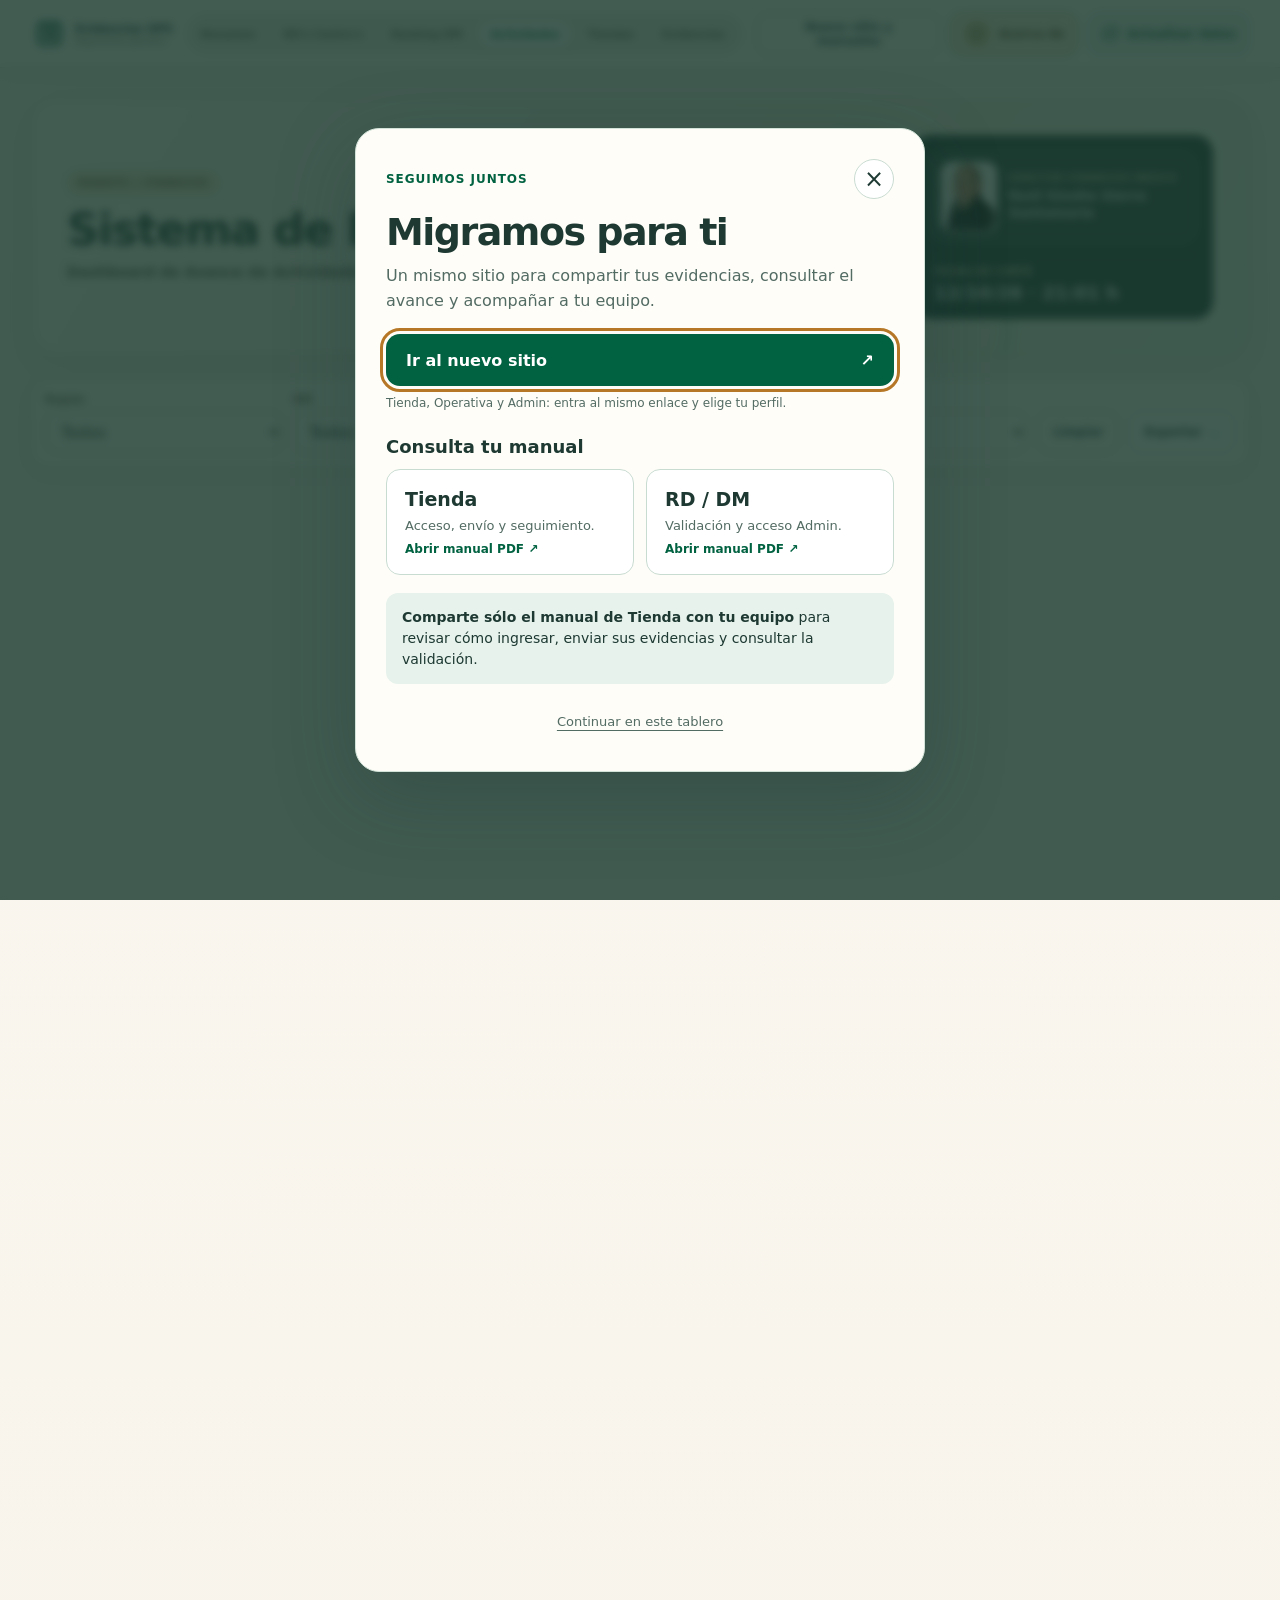
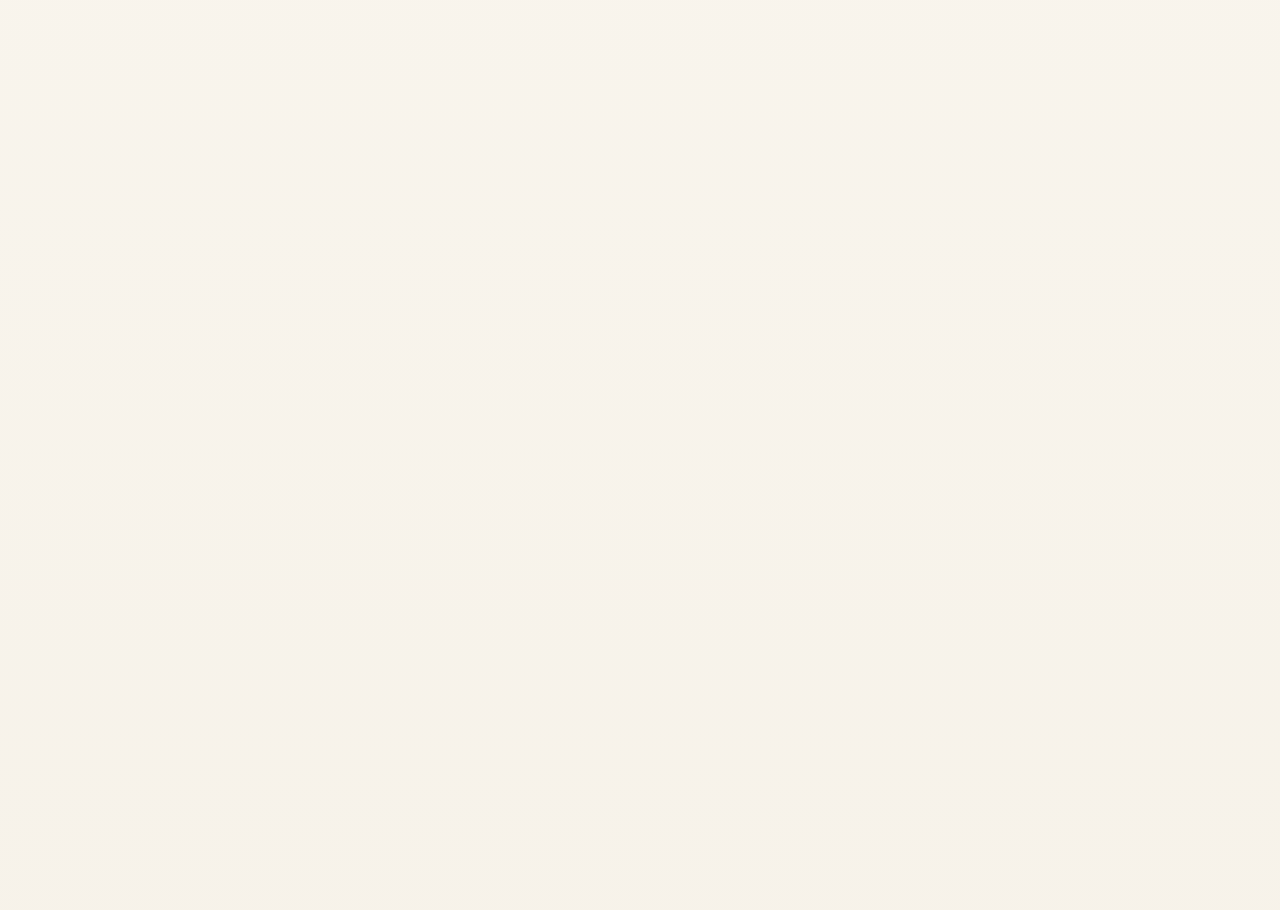
<file: index.html>
<!doctype html>
<html lang="es-MX">
<head>
  <meta charset="utf-8">
  <meta name="viewport" content="width=device-width, initial-scale=1, viewport-fit=cover">
  <meta http-equiv="Cache-Control" content="no-cache, no-store, must-revalidate">
  <meta http-equiv="Pragma" content="no-cache">
  <meta http-equiv="Expires" content="0">
  <meta name="theme-color" content="#d9471c">
  <meta name="description" content="Sistema de Evidencias OPS para seguimiento de actividades, tiendas abiertas y organigrama regional.">
  <title>Sistema de Evidencia OPS</title>
  <link rel="manifest" href="./manifest.webmanifest">
  <link rel="icon" href="./assets/icons/icon-64.png" type="image/png">
  <link rel="stylesheet" href="./styles.css">
</head>
<body>
  <a class="skip-link" href="#main">Ir al contenido</a>
  <div id="offline-banner" class="notice" hidden>Sin conexión · mostramos la última información disponible.</div>
  <div id="error-banner" class="notice error" role="alert" hidden></div>

  <header class="app-header">
    <a class="header-brand" href="#main" aria-label="Sistema de Evidencias OPS · Inicio">
      <img src="./assets/icons/icon-64.webp" alt="" width="36" height="36">
      <span><strong>Evidencias OPS</strong><small>Seguimiento operativo</small></span>
    </a>
    <nav class="main-nav" aria-label="Navegación principal">
      <a href="#resumen" aria-current="page">Resumen</a>
      <a href="#organigrama">RD's Centro's</a>
      <a href="#ranking">Ranking DM</a>
      <a id="activities-nav" href="#actividades">Actividades</a>
      <a id="quantity-nav" href="#inventario-jarras" hidden>Jarras</a>
      <a id="survey-nav" href="#detalle-actividad" hidden>Detalle</a>
      <a href="#tiendas">Tiendas</a>
      <a href="#evidencias">Evidencias</a>
    </nav>
    <div class="header-actions">
      <button class="button quiet" id="ops-migration-open" type="button" aria-haspopup="dialog" aria-controls="ops-migration-dialog">Nuevo sitio y manuales</button>
      <button class="button quiet about-trigger" type="button" data-open-about aria-haspopup="dialog" aria-controls="about-dialog" aria-label="Acerca de · Guía para Gerentes de Tienda"><span class="about-symbol" aria-hidden="true"><svg viewBox="0 0 24 24"><circle cx="12" cy="12" r="9"/><path d="M12 11v6M12 7h.01"/></svg></span>Acerca de</button>
      <button id="install-button" class="button quiet" type="button" hidden>Instalar</button>
      <button id="refresh-button" class="refresh-button" type="button" aria-label="Actualizar datos del tablero" title="Consultar la información publicada más reciente" aria-busy="false">
        <svg viewBox="0 0 24 24" aria-hidden="true"><path d="M20 6v5h-5M4 18v-5h5M18 9a7 7 0 0 0-12-2L4 11M6 15a7 7 0 0 0 12 2l2-4"/></svg><span id="refresh-label">Actualizar datos</span>
      </button>
    </div>
  </header>

  <span id="refresh-status" class="sr-only" role="status" aria-live="polite"></span>

  <main id="main" tabindex="-1" aria-busy="true">
    <section class="hero">
      <div class="hero-copy">
        <span class="campaign-mark">Peanuts × Starbucks</span>
        <h1>Sistema de Evidencia OPS</h1>
        <p>Dashboard de Avance de Actividades · Región | Centro's</p>
      </div>
      <div class="hero-status">
        <article class="hero-director" aria-label="Director Starbucks México">
          <img id="director-photo" src="./assets/director/raul-sierra-hero.webp" alt="Raúl Sinohe Sierra Santamaria, Director Starbucks México" width="64" height="80" fetchpriority="high" decoding="async">
          <span><small id="director-role">Director Starbucks México</small><strong id="director-name">Raúl Sinohe Sierra Santamaria</strong></span>
        </article>
        <div class="cut-chip"><span>Fecha de corte</span><strong id="last-updated">—</strong></div>
      </div>
    </section>

    <section class="filters" aria-label="Filtros del dashboard">
      <label><span>Región</span><select id="filter-region"><option value="">Todos</option></select></label>
      <label><span>DM</span><select id="filter-dm"><option value="">Todos</option></select></label>
      <label><span>Tienda</span><select id="filter-store"><option value="">Todos</option></select></label>
      <label><span>Actividad</span><select id="filter-activity"><option value="">Todos</option></select></label>
      <label id="quantity-filter-label" hidden><span>Cantidad</span><select id="filter-quantity"><option value="">Todas</option></select></label>
      <button id="clear-filters" class="button quiet" type="button">Limpiar</button>
      <details id="export-menu" class="export-menu"><summary>Exportar</summary><div class="export-actions" aria-label="Exportar reporte">
        <button id="export-image" class="button primary" type="button"><svg viewBox="0 0 24 24" aria-hidden="true"><rect x="3" y="4" width="18" height="16" rx="2"/><circle cx="8.5" cy="9" r="1.5"/><path d="m4 17 5-5 4 4 2-2 5 5"/></svg>Exportar imagen</button>
        <button id="export-pdf" class="button quiet" type="button"><svg viewBox="0 0 24 24" aria-hidden="true"><path d="M7 3h7l4 4v14H7zM14 3v5h5M9 15h6M9 18h4"/></svg>Exportar PDF</button>
        <button id="export-excel" class="button quiet" type="button"><svg viewBox="0 0 24 24" aria-hidden="true"><path d="M5 3h10l4 4v14H5zM15 3v5h4M8 12l5 6M13 12l-5 6"/></svg>Exportar Excel</button>
      </div></details>
    </section>

    <nav id="filter-toolbar" class="filter-toolbar" aria-label="Filtros aplicados" aria-live="polite" hidden>
      <div><span class="filter-toolbar-label">Vista filtrada</span><div id="selected-filter-list" class="selected-filter-list"></div></div>
      <a class="filter-results-link" href="#tiendas">Ver tiendas</a>
      <button id="scope-reset" class="filter-reset" type="button">Restablecer</button>
    </nav>

    <section id="resumen" class="dashboard-section" aria-labelledby="summary-heading">
      <header class="section-title"><div><h2 id="summary-heading">Resumen</h2></div><img class="section-character character-lucy" src="./assets/campaign/lucy-fall.webp" alt="" width="112" height="150" aria-hidden="true" loading="lazy" decoding="async"></header>
      <div class="summary" aria-live="polite">
        <article class="main-score">
          <div class="score-ring" id="score-ring"><strong id="score-value">—</strong><span>cumplimiento</span></div>
          <div><p class="eyebrow">Vista actual</p><h3 id="score-title">Todas las regiones</h3><p id="score-message" hidden></p></div>
        </article>
        <div id="kpi-grid" class="kpi-grid"></div>
      </div>
    </section>

    <section id="organigrama" class="dashboard-section" aria-labelledby="organization-heading">
      <header class="section-title"><div><h2 id="organization-heading">Directores Regionales · Centro's</h2></div><span class="tag organization-hint">Toca una foto para filtrar</span></header>
      <div id="organization-grid" class="organization-grid" aria-live="polite"></div>
    </section>

    <section id="ranking" class="dashboard-section" aria-labelledby="ranking-heading">
      <header class="section-title"><div><h2 id="ranking-heading">Ranking DM</h2></div></header>
      <div class="section-block"><div id="dm-team" class="dm-team"></div><button id="dm-toggle" class="button quiet dm-toggle" type="button" aria-expanded="false" aria-controls="dm-team" hidden>Ver todos los DM</button></div>
    </section>

    <section id="actividades" class="dashboard-section" aria-labelledby="activities-heading">
      <header class="section-title"><div><h2 id="activities-heading">Actividades</h2><p>Foco por fecha compromiso y avance pendiente.</p></div><img class="section-character character-snoopy" src="./assets/campaign/snoopy-fall.webp" alt="" width="164" height="124" aria-hidden="true" loading="lazy" decoding="async"></header>
      <article class="panel activities-panel">
        <div class="table-shell activity-table-shell"><table class="activity-focus-table">
          <thead><tr><th>Foco</th><th>Actividad</th><th>Fecha compromiso</th><th>Realizadas</th><th>Avance</th><th>Estado</th></tr></thead>
          <tbody id="activity-progress"></tbody>
        </table></div>
      </article>
    </section>

    <section id="inventario-jarras" class="dashboard-section quantity-section" aria-labelledby="quantity-heading" hidden>
      <header class="section-title"><div><p class="eyebrow">Actividad seleccionada</p><h2 id="quantity-heading">Jarras en buen estado</h2></div><span id="quantity-response-chip" class="tag">—</span></header>
      <div class="quantity-layout">
        <article class="panel quantity-responders">
          <header class="quantity-panel-head"><div><span class="quantity-step">1</span><div><h3>Respuesta por tienda</h3></div></div><strong id="quantity-response-rate">0%</strong></header>
          <div class="quantity-progress" aria-hidden="true"><i id="quantity-response-bar"></i></div>
          <div class="table-shell quantity-table-shell"><table>
            <thead><tr><th>Tienda</th><th>DM</th><th>Blender</th><th>Cold Foam</th><th>Evidencia</th></tr></thead>
            <tbody id="quantity-response-table"></tbody>
          </table></div>
        </article>
        <article class="panel quantity-consolidation">
          <header class="quantity-panel-head"><div><span class="quantity-step">2</span><div><h3 id="quantity-consolidation-title">Consolidado de respuestas</h3><p id="quantity-scope">Vista actual</p></div></div></header>
          <div id="quantity-mode" class="quantity-mode" role="group" aria-label="Lectura del consolidado FHW" hidden>
            <button type="button" data-fhw-mode="total" aria-pressed="true">Total</button>
            <button type="button" data-fhw-mode="average" aria-pressed="false">Promedio</button>
          </div>
          <p id="quantity-reading" class="quantity-reading" hidden></p>
          <div id="quantity-totals" class="quantity-totals" aria-live="polite" aria-atomic="true"></div>
          <div id="quantity-bars" class="quantity-bars" aria-label="Comparativo de piezas"></div>
          <div id="quantity-breakdowns" class="quantity-breakdowns"></div>
        </article>
      </div>
    </section>

    <section id="detalle-actividad" class="dashboard-section survey-section" aria-labelledby="survey-heading" hidden>
      <header class="section-title"><div><p class="eyebrow">Actividad seleccionada</p><h2 id="survey-heading">Impacto operativo</h2></div><span id="survey-response-chip" class="tag">—</span></header>
      <div class="survey-layout">
        <article class="panel survey-general">
          <header class="survey-panel-head"><div><span class="survey-step">1</span><div><h3>Respuesta general</h3><p id="survey-primary-label">Sólo respuestas con valor.</p></div></div><strong id="survey-response-rate">0%</strong></header>
          <div class="quantity-progress" aria-hidden="true"><i id="survey-response-bar"></i></div>
          <div id="survey-answer-bars" class="survey-bars" aria-label="Respuestas generales"></div>
          <div class="table-shell survey-table-shell"><table>
            <thead><tr><th>Tienda</th><th>DM</th><th>Respuesta</th></tr></thead>
            <tbody id="survey-response-table"></tbody>
          </table></div>
        </article>
        <article id="survey-impact-panel" class="panel survey-impact" hidden>
          <header class="survey-panel-head"><div><span class="survey-step">2</span><div><h3 id="survey-detail-title">Tiendas que modificaron horario</h3><p id="survey-scope">Vista actual</p></div></div><strong id="survey-impact-count">0</strong></header>
          <div id="survey-breakdowns" class="survey-breakdowns" aria-label="Desglose de horarios"></div>
          <div class="table-shell survey-table-shell"><table>
            <thead id="survey-impact-head"></thead>
            <tbody id="survey-impact-table"></tbody>
          </table></div>
        </article>
      </div>
    </section>

    <section id="tiendas" class="dashboard-section" aria-labelledby="stores-heading">
      <header class="section-title"><div><h2 id="stores-heading">Tiendas</h2></div></header>
      <details id="store-details" class="evidence-disclosure">
        <summary><span>Consultar avance general por tienda</span><small id="store-count">—</small></summary>
        <div class="evidence-content"><div class="table-shell"><table><thead><tr><th>Ranking</th><th>CeCo</th><th>Tienda</th><th>Realizadas</th><th>Avance</th><th>Estado</th></tr></thead><tbody id="store-table"></tbody></table></div></div>
      </details>
    </section>

    <section id="evidencias" class="dashboard-section evidence-section" aria-labelledby="evidence-heading">
      <header class="section-title"><div><h2 id="evidence-heading">Evidencias</h2><p>Consulta de soporte; permanece oculta hasta que la necesites.</p></div></header>
      <details id="evidence-details" class="evidence-disclosure">
        <summary><span>Consultar evidencias</span><small id="evidence-count">—</small></summary>
        <div class="evidence-content">
          <div class="evidence-filters" aria-label="Filtros de evidencias">
            <label><span>Región</span><select id="evidence-filter-region"><option value="">Todos</option></select></label>
            <label><span>DM</span><select id="evidence-filter-dm"><option value="">Todos</option></select></label>
            <label><span>Actividad</span><select id="evidence-filter-activity"><option value="">Todos</option></select></label>
            <label><span>Tienda</span><select id="evidence-filter-store"><option value="">Todos</option></select></label>
          </div>
          <button id="evidence-toggle" class="button compact" type="button" hidden>Ver todas</button>
          <div class="evidence-head" aria-hidden="true"><span>Actividad</span><span>Tienda</span><span>Link del archivo</span></div>
          <div id="evidence-grid" class="evidence-grid"></div>
        </div>
      </details>
    </section>
  </main>

  <section id="export-modal" class="export-modal" role="dialog" aria-modal="true" aria-labelledby="export-modal-title" hidden>
    <article class="export-card">
      <button id="export-modal-close" class="export-close" type="button" aria-label="Cerrar exportación" hidden>Cerrar <span aria-hidden="true">×</span></button>
      <img id="export-modal-image" src="./assets/ui/Damos_Seguimiento.webp" alt="Le damos seguimiento, estamos trabajando para ti" width="768" height="512" loading="lazy" decoding="async">
      <div class="export-card-copy">
        <p id="export-modal-kicker" class="eyebrow">Preparando exportación</p>
        <h2 id="export-modal-title">Confirma tu exportación</h2>
        <p id="export-modal-message">Revisa el alcance antes de descargar.</p>
        <div id="export-modal-summary" class="export-filter-summary" aria-live="polite"></div>
        <div class="export-progress" id="export-progress" aria-hidden="true" hidden><span></span></div>
        <div class="export-modal-actions">
          <button id="export-modal-cancel" class="button quiet" type="button">Cancelar</button>
          <button id="export-modal-accept" class="button primary" type="button">Aceptar y descargar</button>
        </div>
      </div>
    </article>
  </section>

  <dialog id="about-dialog" class="about-dialog" aria-labelledby="about-title" aria-describedby="about-intro">
    <div class="about-top">
      <button id="about-close" class="about-close" type="button" aria-label="Cerrar guía de captura" autofocus>×</button>
      <span class="about-kicker">Acerca de · Excelencia Operativa</span>
      <h2 id="about-title">Conoce Evidencias OPS</h2>
      <p id="about-intro">Una captura correcta en Forms es el primer paso para dar seguimiento confiable a tu tienda.</p>
    </div>
    <div class="about-body">
      <p class="about-purpose"><strong>Primero tu tienda, después el tablero.</strong> Registra con cuidado, confirma tu envío y revisa el avance publicado.</p>
      <div class="capture-guide">
        <details class="ceco-rule" open>
          <summary><span class="guide-number" aria-hidden="true">1</span><strong>Primero, completa Forms correctamente</strong></summary>
          <div class="guide-detail">
            <p class="guide-key"><strong>CeCo: exactamente 5 dígitos</strong></p>
            <div class="ceco-example" role="img" aria-label="Ejemplo de CeCo: 38117"><span aria-hidden="true">3</span><span aria-hidden="true">8</span><span aria-hidden="true">1</span><span aria-hidden="true">1</span><span aria-hidden="true">7</span></div>
            <small class="ceco-example-label">Ejemplo · usa el CeCo de tu tienda</small>
            <p>Usa el CeCo real de tu tienda, sin letras ni dígitos adicionales. Selecciona la actividad que estás registrando y confirma que corresponde a tu tienda.</p>
          </div>
        </details>
        <details>
          <summary><span class="guide-number" aria-hidden="true">2</span><strong>Valida antes de enviar</strong></summary>
          <div class="guide-detail"><ul class="about-checklist"><li>Lee las imágenes y descripciones de la actividad vigente.</li><li>Registra las cantidades en el rango solicitado; escribe 0 sólo cuando corresponda.</li><li>Adjunta todas las evidencias solicitadas, claras y de tu tienda.</li></ul><p>Una actividad por envío. Revisa las respuestas y espera la confirmación de Forms.</p></div>
        </details>
        <details>
          <summary><span class="guide-number" aria-hidden="true">3</span><strong>Comprueba tu avance</strong></summary>
          <div class="guide-detail"><p>Después de la siguiente carga, filtra tu tienda y actividad. Confirma la fecha de corte y revisa el avance y las evidencias publicadas.</p><p>Si tu envío aún no aparece, revisa su llenado y el resumen de carga de esta guía.</p></div>
        </details>
      </div>
      <aside class="correction-note"><strong>¿Corregir o actualizar?</strong><p>Realiza nuevamente la encuesta con el CeCo correcto y la misma actividad. Tu nuevo envío se evalúa en la siguiente carga; debe pasar las validaciones para contar en el avance.</p></aside>
      <div class="about-actions">
        <a class="about-forms" href="https://forms.cloud.microsoft/e/5aXteVaGKm" target="_blank" rel="noopener noreferrer">Realizar Forms <span aria-hidden="true">↗</span></a>
        <a id="about-evidence-link" class="about-review" href="#evidencias">Ver evidencias</a>
      </div>
      <p class="forms-context">Puedes usar cualquier correo corporativo. Forms es externo; el tablero utiliza sus respuestas.</p>
      <section id="about-load-panel" class="about-load-panel" aria-labelledby="about-load-heading" data-state="loading">
        <header class="about-panel-heading"><div><span class="about-section-label">Seguimiento confiable</span><h3 id="about-load-heading">Resumen de la carga</h3></div><span id="connection-status" class="connection" role="status" aria-live="polite" data-state="loading"><i aria-hidden="true"></i>Consultando…</span></header>
        <p id="about-load-summary" class="about-load-summary" role="status" aria-live="polite">Estamos consultando la información publicada.</p>
        <p class="about-load-cut">Fecha de corte de la carga disponible: <strong id="about-load-date">Sin datos</strong></p>
        <details id="about-load-details" class="about-load-details" hidden><summary>Ver qué revisar y cómo corregirlo</summary><ul id="about-load-findings" class="about-load-findings"></ul></details>
      </section>
      <section class="about-refresh-panel" aria-labelledby="about-refresh-heading">
        <div><span class="about-section-label">Después de capturar</span><h3 id="about-refresh-heading">Actualizar datos</h3><p>Consulta la última versión publicada del tablero. No envía Forms ni incorpora nuevas respuestas por sí solo.</p><small>Si acabas de responder, espera la siguiente carga y confirma la fecha de corte.</small></div>
        <button id="about-refresh-button" class="about-refresh-button" type="button"><svg viewBox="0 0 24 24" aria-hidden="true"><path d="M20 6v5h-5M4 18v-5h5M18 9a7 7 0 0 0-12-2L4 11M6 15a7 7 0 0 0 12 2l2-4"/></svg><span id="about-refresh-label">Actualizar datos</span></button>
      </section>
      <a class="about-document" href="./assets/about/Sistema_de_Evidencias_OPS.pdf" download="Sistema de Evidencias OPS.pdf" data-project-document><span class="document-icon" aria-hidden="true"><svg viewBox="0 0 24 24"><path d="M14 3H5v18h14V8l-5-5ZM14 3v5h5M12 11v6m-3-3 3 3 3-3"/></svg></span><span><strong>Descargar guía del proyecto</strong><small>Sistema de Evidencias OPS · PDF</small></span><span aria-hidden="true">↓</span></a>
      <section class="about-team" aria-label="Equipo del proyecto">
        <span class="about-section-label">Excelencia Operativa · Tienda a tienda</span>
        <p class="about-team-message">Con cariño, para acompañar tu operación.</p>
        <div class="about-people">
          <article class="about-person"><img src="./assets/about/enrique-cesar.jpeg" alt="Enrique Cesar" width="1079" height="1397" loading="lazy" decoding="async"><div><strong>Enrique Cesar</strong><small>Diseño del proyecto</small></div></article>
          <article class="about-person"><img src="./assets/about/jorge-alcantar.png" alt="Jorge Alcantar" width="1154" height="1363" loading="lazy" decoding="async"><div><strong>Jorge Alcantar</strong><small>Diseño del proyecto</small></div></article>
        </div>
      </section>
    </div>
  </dialog>

  <footer class="campaign-footer executive-footer">
    <div class="footer-content">
      <div class="footer-brand"><img class="footer-wordmark" src="./assets/ui/juntemonos-mas.jpeg" alt="Juntémonos más" width="1536" height="259" loading="lazy" decoding="async"></div>
      <div class="footer-service"><strong>#GreenApronService</strong><p>Excelencia operativa en cada tienda.</p></div>
      <nav class="footer-links" aria-label="Guía y contacto" hidden>
        <button class="about-trigger" type="button" data-open-about aria-haspopup="dialog" aria-controls="about-dialog" aria-label="Acerca de · Guía para Gerentes de Tienda"><span class="about-symbol" aria-hidden="true"><svg viewBox="0 0 24 24"><circle cx="12" cy="12" r="9"/><path d="M12 11v6M12 7h.01"/></svg></span>Acerca de</button>
        <a class="feedback-link" href="https://wa.me/message/ENKDSAHYHIGAN1" target="_blank" rel="noopener noreferrer" aria-label="Comentarios y sugerencias por WhatsApp">Sugerencias ↗</a>
      </nav>
    </div>
  </footer>

  <button id="back-to-top" class="back-to-top" type="button" aria-label="Volver al inicio" hidden>↑ Arriba</button>

  <!-- Aviso de migración independiente del tablero y de sus fuentes de datos. -->
  <style>
    #ops-migration-dialog { box-sizing: border-box; width: min(570px, calc(100% - 28px)); max-height: calc(100dvh - 32px); margin: auto; padding: 0; border: 1px solid #d3e3d9; border-radius: 24px; background: #fffdf8; color: #1d3932; box-shadow: 0 24px 80px #142e3440; overflow: auto; font-family: inherit; }
    #ops-migration-dialog::backdrop { background: #19392ed1; backdrop-filter: blur(4px); }
    #ops-migration-dialog .ops-migration-content { padding: 30px; }
    #ops-migration-dialog .ops-migration-top { display: flex; align-items: center; justify-content: space-between; gap: 12px; }
    #ops-migration-dialog .ops-migration-eyebrow { margin: 0; color: #006241; font-size: 12px; font-weight: 800; letter-spacing: .08em; }
    #ops-migration-dialog .ops-migration-close { display: grid; place-items: center; flex: 0 0 40px; width: 40px; height: 40px; padding: 0; border: 1px solid #c9dcd2; border-radius: 50%; color: #1d3932; background: white; font-size: 24px; cursor: pointer; }
    #ops-migration-dialog h2 { margin: 12px 0 10px; font-size: clamp(28px, 6vw, 38px); line-height: 1.15; letter-spacing: -.04em; color: #1d3932; }
    #ops-migration-dialog .ops-migration-intro { margin: 0 0 20px; color: #526b63; font-size: 16px; line-height: 1.55; }
    #ops-migration-dialog .ops-migration-site { display: flex; align-items: center; justify-content: space-between; gap: 12px; padding: 16px 20px; border-radius: 14px; background: #006241; color: white; text-decoration: none; font-size: 16px; font-weight: 800; min-height: 52px; box-sizing: border-box; }
    #ops-migration-dialog .ops-migration-caption { margin: 8px 0 24px; color: #526b63; font-size: 12px; line-height: 1.5; }
    #ops-migration-dialog h3 { margin: 0 0 12px; font-size: 18px; color: #1d3932; }
    #ops-migration-dialog .ops-migration-manuals { display: grid; grid-template-columns: 1fr 1fr; gap: 12px; }
    #ops-migration-dialog .ops-migration-manual { display: grid; gap: 7px; padding: 18px; border: 1px solid #c9dcd2; border-radius: 14px; text-decoration: none; background: white; color: #1d3932; min-width: 0; }
    #ops-migration-dialog .ops-migration-manual strong { font-size: 19px; }
    #ops-migration-dialog .ops-migration-manual span { color: #526b63; font-size: 13px; line-height: 1.4; }
    #ops-migration-dialog .ops-migration-manual small { color: #006241; font-size: 12px; font-weight: 800; }
    #ops-migration-dialog .ops-migration-share { margin: 18px 0; padding: 14px 16px; border-radius: 12px; background: #e7f2ec; font-size: 14px; line-height: 1.5; }
    #ops-migration-dialog .ops-migration-stay { display: block; margin: 0 auto; padding: 12px 18px; border: 0; border-radius: 9px; background: transparent; color: #526b63; font: inherit; font-size: 13px; cursor: pointer; text-decoration: underline; text-underline-offset: 4px; }
    #ops-migration-dialog a:focus-visible, #ops-migration-dialog button:focus-visible { outline: 3px solid #b67826; outline-offset: 3px; }
    #ops-migration-dialog a:hover { filter: brightness(.97); }
    @media (max-width: 380px) { #ops-migration-dialog .ops-migration-content { padding: 20px; } #ops-migration-dialog .ops-migration-manual { padding: 13px; } }
    @media print { #ops-migration-dialog, #ops-migration-open { display: none !important; } }
  </style>
  <dialog id="ops-migration-dialog" aria-labelledby="ops-migration-title" aria-describedby="ops-migration-description">
    <div class="ops-migration-content">
      <div class="ops-migration-top">
        <p class="ops-migration-eyebrow">SEGUIMOS JUNTOS</p>
        <button class="ops-migration-close" type="button" data-ops-migration-close aria-label="Cerrar aviso de migración">×</button>
      </div>
      <h2 id="ops-migration-title">Migramos para ti</h2>
      <p class="ops-migration-intro" id="ops-migration-description">Un mismo sitio para compartir tus evidencias, consultar el avance y acompañar a tu equipo.</p>
      <a class="ops-migration-site" href="https://sistema-evidencias-d5c6h0eqcpgefbex.mexicocentral-01.azurewebsites.net/" target="_blank" rel="noopener noreferrer" autofocus>Ir al nuevo sitio <span aria-hidden="true">↗</span></a>
      <p class="ops-migration-caption">Tienda, Operativa y Admin: entra al mismo enlace y elige tu perfil.</p>
      <h3>Consulta tu manual</h3>
      <div class="ops-migration-manuals">
        <a class="ops-migration-manual" href="./assets/about/Sis_Evidencia_Tienda.pdf" target="_blank" rel="noopener noreferrer" data-project-document>
          <strong>Tienda</strong><span>Acceso, envío y seguimiento.</span><small>Abrir manual PDF ↗</small>
        </a>
        <a class="ops-migration-manual" href="./assets/about/Sis_Evidencia_DM_RD_Admin.pdf" target="_blank" rel="noopener noreferrer" data-project-document>
          <strong>RD / DM</strong><span>Validación y acceso Admin.</span><small>Abrir manual PDF ↗</small>
        </a>
      </div>
      <p class="ops-migration-share"><strong>Comparte sólo el manual de Tienda con tu equipo</strong> para revisar cómo ingresar, enviar sus evidencias y consultar la validación.</p>
      <button class="ops-migration-stay" type="button" data-ops-migration-close>Continuar en este tablero</button>
    </div>
  </dialog>
  <script>
    (() => {
      'use strict';
      const dialog = document.getElementById('ops-migration-dialog');
      const trigger = document.getElementById('ops-migration-open');
      if (!dialog || !trigger || typeof dialog.showModal !== 'function') return;
      let previousFocus;
      const open = () => {
        if (dialog.open) return;
        previousFocus = document.activeElement;
        dialog.showModal();
        dialog.scrollTop = 0;
      };
      const close = () => { if (dialog.open) dialog.close(); };
      trigger.addEventListener('click', open);
      dialog.querySelectorAll('[data-ops-migration-close]').forEach(button => button.addEventListener('click', close));
      dialog.addEventListener('close', () => {
        const target = previousFocus && previousFocus !== document.body && previousFocus.isConnected ? previousFocus : trigger;
        target.focus({ preventScroll: true });
      });
      // No propagar Escape al tablero: sus filtros deben conservarse.
      dialog.addEventListener('keydown', event => {
        if (event.key === 'Escape') { event.preventDefault(); event.stopPropagation(); close(); }
        if (event.key === 'Tab') {
          const controls = [...dialog.querySelectorAll('a[href], button:not([disabled])')];
          const first = controls[0], last = controls[controls.length - 1];
          if (event.shiftKey && document.activeElement === first) { event.preventDefault(); last.focus(); }
          else if (!event.shiftKey && document.activeElement === last) { event.preventDefault(); first.focus(); }
        }
      }, true);
      if (document.readyState === 'loading') document.addEventListener('DOMContentLoaded', open, { once: true });
      else open();
    })();
  </script>
  <script src="./data-contract.js" defer></script>
  <script src="./app.js" defer></script>
</body>
</html>
</file>
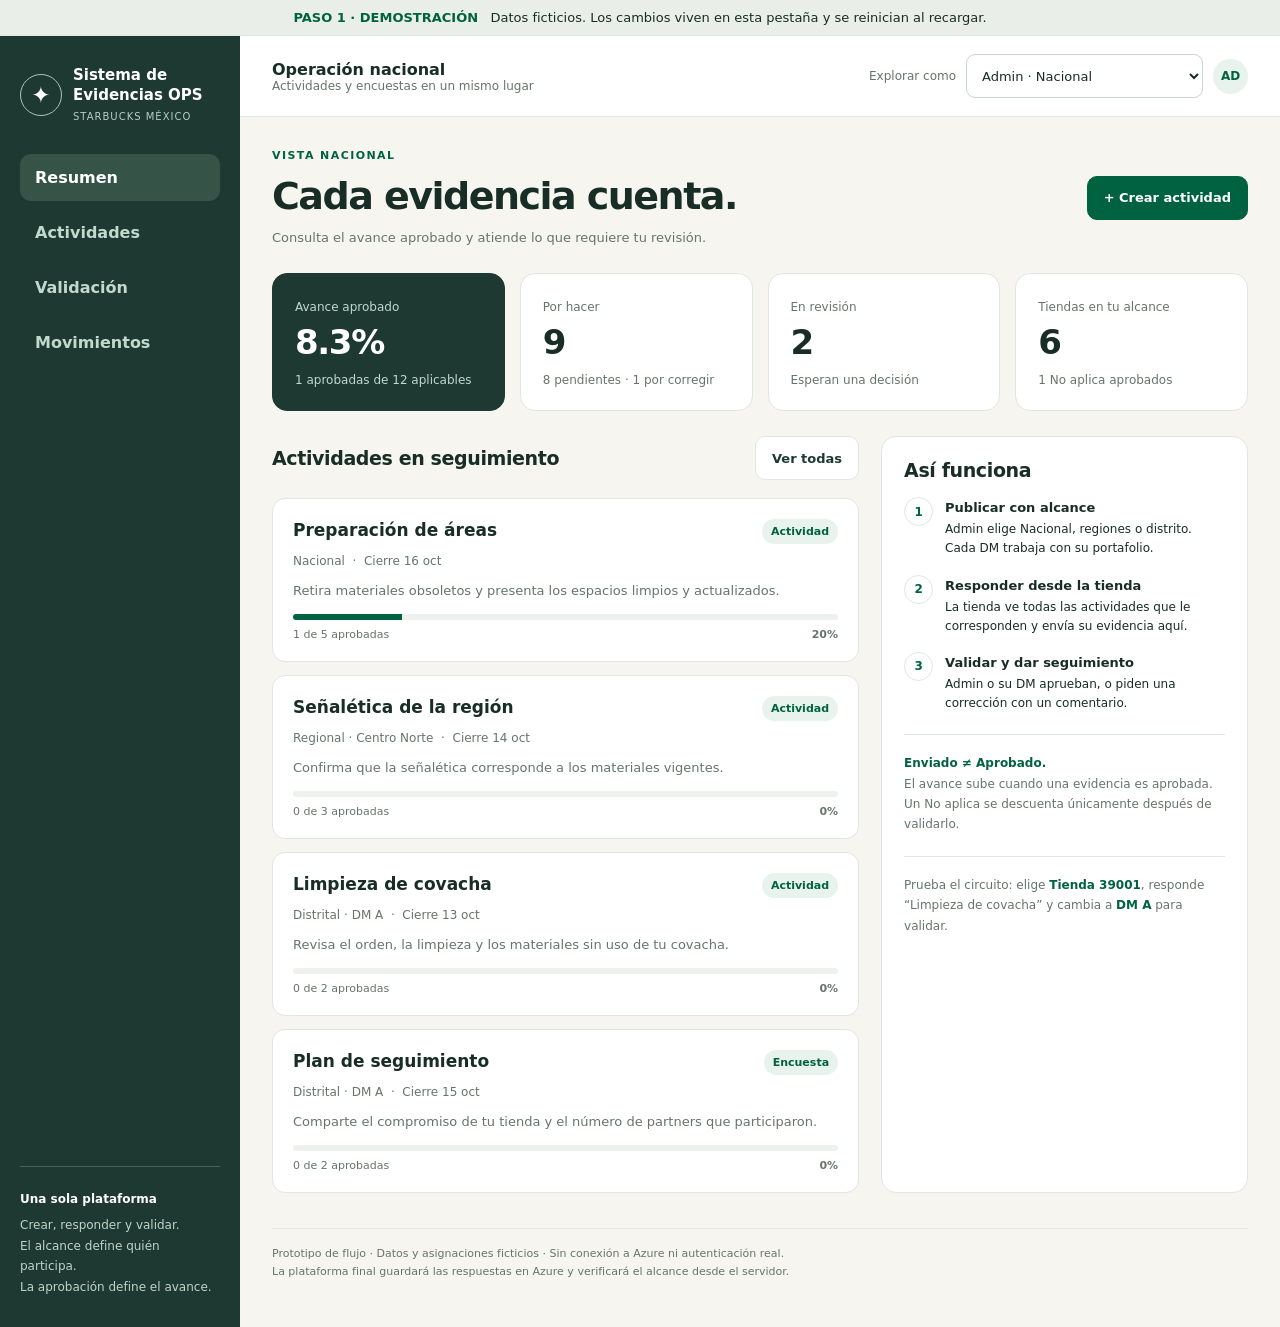
<file: azure-v2/prototipo/index.html>
<!doctype html>
<html lang="es">
<head>
  <meta charset="utf-8">
  <meta name="viewport" content="width=device-width, initial-scale=1">
  <meta name="color-scheme" content="light">
  <title>Sistema de Evidencias OPS · Paso 1</title>
  <style>
    :root{--green:#006241;--dark:#1e3932;--mint:#e8f3ed;--cream:#f6f5f0;--ink:#182d25;--muted:#65756c;--line:#dee7e1;--amber:#855909;--red:#a53032;font-family:Inter,Aptos,"Segoe UI",system-ui,sans-serif;color:var(--ink);background:var(--cream)}
    *{box-sizing:border-box}body{margin:0;min-width:320px}button,input,select,textarea{font:inherit}button,a{touch-action:manipulation}button{cursor:pointer}button:disabled{cursor:default;opacity:.5}button:focus-visible,a:focus-visible,input:focus-visible,select:focus-visible,textarea:focus-visible{outline:3px solid #66ac8d;outline-offset:3px}[hidden]{display:none!important}h1,h2,h3,p{margin-top:0}h1{font-size:clamp(27px,3vw,38px);letter-spacing:-.04em;margin-bottom:10px}h2{font-size:22px;letter-spacing:-.02em}h3{font-size:17px;margin-bottom:8px}p{line-height:1.6}.muted{color:var(--muted)}.small{font-size:13px}.eyebrow{font-size:11px;font-weight:800;text-transform:uppercase;letter-spacing:.13em}.demo{background:#e9eee9;border-bottom:1px solid var(--line);padding:10px 22px;font-size:13px;text-align:center}.demo strong{color:var(--green)}
    .layout{display:grid;grid-template-columns:240px minmax(0,1fr);min-height:calc(100vh - 42px)}aside{background:var(--dark);color:white;padding:30px 20px;display:flex;flex-direction:column;gap:30px}.brand{display:flex;gap:11px;align-items:center}.brandmark{height:42px;width:42px;border-radius:50%;border:1px solid #a4c8b7;display:grid;place-items:center;font-size:23px}.brand strong{display:block;font-size:15px;line-height:1.3}.brand small{color:#b8cec2;letter-spacing:.1em;font-size:10px}nav{display:grid;gap:8px}.nav{background:none;border:0;text-align:left;padding:14px 15px;color:#c2d9ce;border-radius:11px;font-weight:600}.nav.active,.nav:hover{background:#365348;color:white}.sidebar-note{margin-top:auto;border-top:1px solid #4a6258;padding-top:22px;font-size:12px;color:#c0d4c8;line-height:1.7}.sidebar-note b{color:white;display:block;margin-bottom:6px}.shell{min-width:0}header{background:white;border-bottom:1px solid var(--line);padding:18px 32px;display:flex;justify-content:space-between;align-items:center;gap:20px;flex-wrap:wrap}.top-label{font-size:12px;color:var(--muted)}.profile{display:flex;align-items:center;gap:10px;flex-wrap:wrap}.profile label{font-size:12px;color:var(--muted)}select,input,textarea{border:1px solid #cad7ce;border-radius:9px;padding:11px;background:white;color:var(--ink);max-width:100%}select{min-height:44px}input,textarea{width:100%}textarea{resize:vertical;min-height:85px}.profile select{font-size:13px;min-width:190px}.avatar{width:35px;height:35px;background:var(--mint);color:var(--green);border-radius:50%;display:grid;place-items:center;font-size:12px;font-weight:800}main{padding:30px 32px 45px;max-width:1500px;margin:auto}.hero{display:flex;justify-content:space-between;align-items:center;gap:25px;margin-bottom:25px}.hero p{margin-bottom:0}.hero .eyebrow{color:var(--green);margin-bottom:9px}.button{border:1px solid var(--line);border-radius:10px;min-height:44px;padding:11px 16px;background:white;color:var(--dark);font-weight:700;font-size:13px}.button.primary{background:var(--green);border-color:var(--green);color:white}.button.danger{color:var(--red);border-color:#e4b6b6}.button:hover{filter:brightness(.95)}.row{display:flex;align-items:center;justify-content:space-between;gap:14px;flex-wrap:wrap}.actions{display:flex;gap:8px;align-items:center;flex-wrap:wrap}.kpis{display:grid;grid-template-columns:repeat(4,minmax(0,1fr));gap:15px;margin-bottom:25px}.card{background:white;border:1px solid var(--line);border-radius:15px;padding:22px}.stat .label{font-size:12px;color:var(--muted)}.stat .value{display:block;font-size:34px;letter-spacing:-.04em;font-weight:750;margin:7px 0}.stat:first-child{background:var(--dark);color:white;border-color:var(--dark)}.stat:first-child .label,.stat:first-child .muted{color:#c1d9cc}.stat .small{font-size:12px}.grid{display:grid;grid-template-columns:minmax(0,1.6fr) minmax(260px,1fr);gap:22px}.section-title{margin-bottom:18px;display:flex;align-items:center;justify-content:space-between;gap:10px}.section-title h2{margin:0;font-size:19px}.badge{display:inline-block;font-size:11px;font-weight:750;border-radius:20px;padding:6px 9px;background:var(--mint);color:var(--green);white-space:normal}.badge.review{background:#fff2da;color:var(--amber)}.badge.correction{background:#fae6e4;color:var(--red)}.badge.pending{background:#edf0f0;color:#52625a}.badge.na{background:#e7eef9;color:#315075}.activity-list{display:grid;gap:13px}.activity{background:white;border:1px solid var(--line);border-radius:13px;padding:20px}.activity .meta{font-size:12px;color:var(--muted);margin:10px 0 13px}.activity .row{align-items:flex-start}.activity h3{margin:0;line-height:1.4}.activity p{font-size:13px;margin:8px 0 0}.progress{height:6px;border-radius:8px;background:#edf2ef;overflow:hidden;margin-top:12px}.progress span{display:block;height:100%;background:var(--green)}.progress-caption{display:flex;justify-content:space-between;font-size:11px;color:var(--muted);margin-top:8px;gap:10px}.flow{display:grid;gap:16px}.flow-item{display:flex;gap:12px;align-items:flex-start}.step-number{width:29px;height:29px;flex-shrink:0;border:1px solid var(--line);border-radius:50%;display:grid;place-items:center;color:var(--green);font-size:12px;font-weight:800}.flow-item strong{font-size:13px}.flow-item p{font-size:12px;margin:4px 0 0}.rule{border-top:1px solid var(--line);margin-top:21px;padding-top:18px;font-size:12px;line-height:1.7;color:var(--muted)}.rule strong{color:var(--green)}.toolbar{display:flex;gap:10px;margin-bottom:20px;flex-wrap:wrap}.toolbar input{max-width:330px}.toolbar select{max-width:230px}.empty{padding:35px;text-align:center;background:white;border:1px dashed var(--line);border-radius:13px;color:var(--muted)}.table-wrap{overflow:auto;border:1px solid var(--line);border-radius:13px;background:white}table{border-collapse:collapse;width:100%;font-size:13px}th,td{padding:15px 18px;text-align:left;border-bottom:1px solid var(--line);vertical-align:middle}th{background:#eef3ef;color:var(--muted);font-size:11px;font-weight:750}tbody tr:last-child td{border-bottom:0}.tabbar{display:flex;gap:6px;flex-wrap:wrap;margin-bottom:20px}.tabbar button.active{background:var(--mint);border-color:#9bc6af;color:var(--green)}.notice{padding:14px 18px;border-radius:11px;background:#eef4ef;color:var(--dark);font-size:13px;margin-bottom:20px;line-height:1.6}.form-grid{display:grid;grid-template-columns:1fr 1fr;gap:18px}.field{display:grid;gap:7px;margin-bottom:18px}.field>label,.field>span{font-size:13px;font-weight:650}.check{display:flex;align-items:center;gap:9px;font-size:13px;padding:8px 0}.check input{width:18px;height:18px;flex-shrink:0}.qrow{display:grid;grid-template-columns:minmax(0,1fr) 145px auto;gap:10px;margin-bottom:10px;align-items:center}.qrow input{min-width:0}.steps{display:flex;gap:8px;flex-wrap:wrap;margin-bottom:25px}.steps span{font-size:12px;padding:8px 12px;background:#edf2ef;border-radius:7px;color:var(--muted)}.steps span.active{background:var(--green);color:white}.form-footer{display:flex;justify-content:space-between;gap:10px;flex-wrap:wrap;border-top:1px solid var(--line);padding-top:20px;margin-top:20px}.form-error{color:var(--red);font-size:13px;min-height:20px;margin-top:14px}.checks{display:grid;grid-template-columns:repeat(2,minmax(0,1fr));gap:8px}.summary-data{display:grid;gap:12px}.summary-data p{margin:0;font-size:13px}.review-block{border-top:1px solid var(--line);padding:16px 0}.review-block:last-child{padding-bottom:0}.review-block p{font-size:13px;margin-bottom:0;white-space:pre-wrap;overflow-wrap:anywhere}.review-block label{font-size:12px;font-weight:750;color:var(--muted)}a{color:var(--green)}.review-grid{display:grid;grid-template-columns:minmax(0,1.4fr) minmax(250px,1fr);gap:20px}.toast{padding:14px 18px;background:var(--mint);border:1px solid #9ac5ac;border-radius:10px;font-size:13px;margin-bottom:20px}.audit{font-size:12px;line-height:1.65;border-bottom:1px solid var(--line);padding:12px 0}.audit:last-child{border-bottom:0}.audit b{display:block}.audit small{color:var(--muted)}footer{margin-top:35px;font-size:11px;color:var(--muted);line-height:1.7;border-top:1px solid var(--line);padding-top:16px}.sr-only{position:absolute;width:1px;height:1px;padding:0;margin:-1px;overflow:hidden;clip:rect(0,0,0,0);white-space:nowrap;border:0}
    @media(max-width:1100px){.layout{grid-template-columns:190px minmax(0,1fr)}aside{padding:24px 15px}.grid{grid-template-columns:1fr}.kpis{grid-template-columns:repeat(2,minmax(0,1fr))}.review-grid{grid-template-columns:1fr}}
    @media(max-width:760px){.layout{grid-template-columns:1fr}aside{padding:17px 18px;gap:16px}.brandmark{width:33px;height:33px;font-size:18px}.brand strong{font-size:14px}.brand small{font-size:9px}nav{display:flex;flex-wrap:wrap;gap:6px}.nav{padding:10px 13px;font-size:12px}.sidebar-note{display:none}header{padding:15px 18px;gap:12px}.profile{width:100%}.profile select{flex:1;min-width:0}.top-label{display:none}main{padding:25px 18px}.hero{align-items:flex-start;flex-direction:column;gap:15px}.kpis{gap:10px}.card{padding:18px}.stat .value{font-size:28px}.form-grid,.checks{grid-template-columns:1fr}.qrow{grid-template-columns:1fr auto}.qrow>input{grid-column:1/-1}.qrow select{width:100%}.demo{font-size:11px;padding:10px 15px}.row{gap:12px}th,td{padding:13px 12px}.toolbar input,.toolbar select{max-width:none;width:100%}.button{font-size:12px}.activity{padding:17px}}
  </style>
</head>
<body>
  <div class="demo"><strong>PASO 1 · DEMOSTRACIÓN</strong> &nbsp; Datos ficticios. Los cambios viven en esta pestaña y se reinician al recargar.</div>
  <div class="layout">
    <aside>
      <div class="brand"><span class="brandmark" aria-hidden="true">✦</span><div><strong>Sistema de<br>Evidencias OPS</strong><small>STARBUCKS MÉXICO</small></div></div>
      <nav id="nav" aria-label="Navegación principal"></nav>
      <div class="sidebar-note"><b>Una sola plataforma</b>Crear, responder y validar.<br>El alcance define quién participa.<br>La aprobación define el avance.</div>
    </aside>
    <div class="shell">
      <header><div><b id="context">Operación nacional</b><div class="top-label">Actividades y encuestas en un mismo lugar</div></div><div class="profile"><label for="profile">Explorar como</label><select id="profile"><option value="admin">Admin · Nacional</option><option value="dm-a">DM A · Portafolio de 2 tiendas</option><option value="dm-b">DM B · Portafolio de 1 tienda</option><option value="store-a">Tienda · 39001</option><option value="store-b">Tienda · 39003</option></select><span class="avatar" id="avatar" aria-hidden="true">AD</span></div></header>
      <main id="main"></main>
    </div>
  </div>
  <script id="evidence-model">
  /* Modelo de demostración. La API de producción deberá repetir estos controles
     con la identidad autenticada del servidor; el navegador no otorga permisos. */
  const EvidenceModel = (() => {
    const statusLabels={pending:'Pendiente',review:'En revisión',correction:'Corregir',approved:'Aprobada',na_requested:'No aplica · por validar',na_approved:'No aplica · aprobado'};
    const profiles={admin:{id:'admin',role:'admin',name:'Admin'},'dm-a':{id:'dm-a',role:'dm',name:'DM A'},'dm-b':{id:'dm-b',role:'dm',name:'DM B'},'store-a':{id:'store-a',role:'store',name:'Tienda 39001',ceco:'39001'},'store-b':{id:'store-b',role:'store',name:'Tienda 39003',ceco:'39003'}};
    function createState(){
      const stores=[{ceco:'39001',name:'Tienda ejemplo 01',region:'Centro Norte',dm:'dm-a'},{ceco:'39002',name:'Tienda ejemplo 02',region:'Centro Norte',dm:'dm-a'},{ceco:'39003',name:'Tienda ejemplo 03',region:'Centro Norte',dm:'dm-b'},{ceco:'39004',name:'Tienda ejemplo 04',region:'Centro Sur',dm:'dm-c'},{ceco:'39005',name:'Tienda ejemplo 05',region:'Centro Poniente',dm:'dm-d'},{ceco:'39006',name:'Tienda ejemplo 06',region:'Centro Centro',dm:'dm-e'}];
      const activities=[
        {id:'national',title:'Preparación de áreas',kind:'Actividad',description:'Retira materiales obsoletos y presenta los espacios limpios y actualizados.',scope:'national',regions:[],dm:null,assigned:stores.map(s=>s.ceco),due:'2026-10-16',owner:'admin',allowNA:true,questions:[{id:'q1',label:'Describe los espacios preparados',type:'text'},{id:'q2',label:'Adjunta la evidencia de los espacios',type:'file'}]},
        {id:'regional',title:'Señalética de la región',kind:'Actividad',description:'Confirma que la señalética corresponde a los materiales vigentes.',scope:'regional',regions:['Centro Norte'],dm:null,assigned:['39001','39002','39003'],due:'2026-10-14',owner:'admin',allowNA:false,questions:[{id:'q1',label:'¿La señalética está actualizada?',type:'yesno'},{id:'q2',label:'Adjunta tu evidencia',type:'file'}]},
        {id:'district-1',title:'Limpieza de covacha',kind:'Actividad',description:'Revisa el orden, la limpieza y los materiales sin uso de tu covacha.',scope:'district',regions:[],dm:'dm-a',assigned:['39001','39002'],due:'2026-10-13',owner:'dm-a',allowNA:false,questions:[{id:'q1',label:'Describe los ajustes realizados',type:'text'},{id:'q2',label:'Adjunta tu evidencia',type:'file'}]},
        {id:'district-2',title:'Plan de seguimiento',kind:'Encuesta',description:'Comparte el compromiso de tu tienda y el número de partners que participaron.',scope:'district',regions:[],dm:'dm-a',assigned:['39001','39002'],due:'2026-10-15',owner:'dm-a',allowNA:false,questions:[{id:'q1',label:'¿Cuál es el compromiso de tu equipo?',type:'text'},{id:'q2',label:'Partners que participaron',type:'number'}]}
      ];
      const records={};for(const a of activities)for(const c of a.assigned)records[key(a.id,c)]={status:'pending',version:0,answers:{},files:[],comment:'',history:[]};
      Object.assign(records[key('national','39001')],{status:'approved',version:1,answers:{q1:'Espacios preparados. Respuesta ficticia de ejemplo.'},files:[{question:'q2',name:'Foto de ejemplo · sin archivo real'}]});
      Object.assign(records[key('national','39003')],{status:'review',version:1,answers:{q1:'Áreas limpias y señalética revisada. Respuesta ficticia.'},files:[{question:'q2',name:'Collage de ejemplo · sin archivo real'}]});
      Object.assign(records[key('regional','39001')],{status:'review',version:1,answers:{q1:'Sí'},files:[{question:'q2',name:'Señalética de ejemplo · sin archivo real'}]});
      Object.assign(records[key('district-2','39001')],{status:'correction',version:1,answers:{q1:'Mejorar el orden del back.',q2:'6'},comment:'Agrega una fecha y un responsable al compromiso.'});
      Object.assign(records[key('national','39006')],{status:'na_approved',version:1,comment:'Excepción ficticia aprobada por Admin.'});
      return {stores,activities,records,audit:[]};
    }
    function key(a,c){return a+'|'+c;}
    function visibleStores(state,user){return state.stores.filter(s=>user.role==='admin'||(user.role==='dm'&&s.dm===user.id)||(user.role==='store'&&s.ceco===user.ceco));}
    function assignments(state,user){const allowed=new Set(visibleStores(state,user).map(s=>s.ceco));return state.activities.flatMap(a=>a.assigned.filter(c=>allowed.has(c)).map(c=>({activity:a,store:state.stores.find(s=>s.ceco===c),record:state.records[key(a.id,c)]})));}
    function visibleActivities(state,user){const ids=new Set(assignments(state,user).map(x=>x.activity.id));return state.activities.filter(a=>ids.has(a.id));}
    function metrics(state,user){const rows=assignments(state,user),excluded=rows.filter(x=>x.record.status==='na_approved').length,total=rows.length-excluded,approved=rows.filter(x=>x.record.status==='approved').length,review=rows.filter(x=>['review','na_requested'].includes(x.record.status)).length,correction=rows.filter(x=>x.record.status==='correction').length,pending=rows.filter(x=>x.record.status==='pending').length;return {total,assigned:rows.length,excluded,approved,review,correction,pending,percentage:total?approved/total*100:null};}
    function activityMetrics(state,user,id){const rows=assignments(state,user).filter(x=>x.activity.id===id),total=rows.filter(x=>x.record.status!=='na_approved').length,approved=rows.filter(x=>x.record.status==='approved').length;return {total,approved,percentage:total?approved/total*100:null};}
    function targetStores(state,user,scope,regions,dm){if(user.role==='store')throw Error('Una tienda no puede crear actividades.');if(user.role==='dm'&&(scope!=='district'||dm!==user.id))throw Error('Un DM solo puede publicar para su portafolio.');if(!['national','regional','district'].includes(scope))throw Error('Selecciona un alcance válido.');if(scope==='regional'&&(!regions.length||regions.some(r=>!state.stores.some(s=>s.region===r))))throw Error('Selecciona al menos una región válida.');if(scope==='district'&&!state.stores.some(s=>s.dm===dm))throw Error('Selecciona un DM válido.');return [...new Set(state.stores.filter(s=>scope==='national'||(scope==='regional'&&regions.includes(s.region))||(scope==='district'&&s.dm===dm)).map(s=>s.ceco))];}
    function createActivity(state,user,input){const assigned=targetStores(state,user,input.scope,input.regions||[],input.dm);if(!input.title?.trim()||!input.description?.trim())throw Error('Agrega un nombre y las instrucciones.');if(!['Actividad','Encuesta'].includes(input.kind))throw Error('Selecciona un tipo válido.');if(!/^\d{4}-\d{2}-\d{2}$/.test(input.due)||Number.isNaN(Date.parse(input.due)))throw Error('Agrega una fecha de cierre válida.');if(!input.questions?.length||input.questions.some(q=>!q.label?.trim()||!['text','yesno','number','choice','file'].includes(q.type)))throw Error('Agrega al menos una pregunta completa.');if(!assigned.length)throw Error('El alcance no contiene tiendas.');const a={...structuredClone(input),id:'activity-'+(state.activities.length+1),title:input.title.trim(),owner:user.id,assigned};state.activities.push(a);for(const c of assigned)state.records[key(a.id,c)]={status:'pending',version:0,answers:{},files:[],comment:'',history:[]};log(state,user,'Publicó '+a.title+' para '+assigned.length+' tiendas');return a;}
    function checkAssigned(state,user,id,ceco){const a=state.activities.find(x=>x.id===id);if(!a||!a.assigned.includes(ceco))throw Error('La actividad no está asignada a esta tienda.');const s=state.stores.find(x=>x.ceco===ceco);if(!s)throw Error('Tienda inválida.');return a;}
    function submit(state,user,id,input,expectedVersion){if(user.role!=='store')throw Error('Solo una tienda puede enviar respuestas.');const a=checkAssigned(state,user,id,user.ceco),r=state.records[key(id,user.ceco)];if(expectedVersion!==r.version)throw Error('El registro cambió. Abre nuevamente la actividad.');if(!['pending','correction'].includes(r.status))throw Error('Esta respuesta ya fue enviada.');if(input.noApply){if(!a.allowNA||!input.reason?.trim())throw Error('Agrega una justificación para solicitar No aplica.');}else for(const q of a.questions){const value=input.answers?.[q.id];if(q.type==='file'){if(!input.files?.some(f=>f.question===q.id))throw Error('Adjunta el archivo solicitado.');}else if(value===undefined||!String(value).trim())throw Error('Responde todas las preguntas.');else if(q.type==='number'&&(!Number.isFinite(Number(value))||Number(value)<0))throw Error('Agrega un número válido de cero o mayor.');else if(q.type==='yesno'&&!['Sí','No'].includes(value))throw Error('Selecciona Sí o No.');else if(q.type==='choice'&&!['Completo','En proceso','Requiere apoyo'].includes(value))throw Error('Selecciona una opción válida.');}r.version++;r.status=input.noApply?'na_requested':'review';r.answers=structuredClone(input.answers||{});r.files=(input.files||[]).map(f=>({...f}));r.comment=input.noApply?input.reason.trim():'';r.history.push({version:r.version,status:r.status,answers:structuredClone(r.answers),files:r.files.map(f=>({...f})),comment:r.comment,actor:user.id,at:new Date().toISOString()});log(state,user,(input.noApply?'Solicitó No aplica: ':'Envió: ')+a.title,user.ceco);return r;}
    function review(state,user,id,ceco,decision,comment,expectedVersion){if(!['admin','dm'].includes(user.role))throw Error('Una tienda no puede validar.');const a=checkAssigned(state,user,id,ceco),s=state.stores.find(x=>x.ceco===ceco),r=state.records[key(id,ceco)];if(user.role==='dm'&&s.dm!==user.id)throw Error('Solo puedes validar tu propio portafolio.');if(r.version!==expectedVersion)throw Error('Otra persona cambió el registro. Vuelve a abrirlo.');if(!['review','na_requested'].includes(r.status))throw Error('Esta respuesta no está pendiente de validación.');if(!['approve','correct'].includes(decision))throw Error('Decisión inválida.');if(decision==='correct'&&!comment?.trim())throw Error('Explica a la tienda qué debe corregir.');r.status=decision==='correct'?'correction':r.status==='na_requested'?'na_approved':'approved';r.comment=comment?.trim()||'';r.version++;r.history.push({version:r.version,status:r.status,actor:user.id,at:new Date().toISOString(),comment:r.comment});log(state,user,(decision==='correct'?'Solicitó corrección: ':'Aprobó: ')+a.title,ceco);return r;}
    function log(state,user,message,ceco){state.audit.unshift({user:user.name,message,ceco:ceco||null,at:new Date().toISOString()});}
    return {statusLabels,profiles,createState,key,visibleStores,assignments,visibleActivities,metrics,activityMetrics,targetStores,createActivity,submit,review};
  })();
  </script>
  <script>
  (()=>{
    const M=EvidenceModel,state=M.createState(),main=document.getElementById('main');let user=M.profiles.admin,page='overview',filter='all',search='',toast='',wizard=null;
    const esc=x=>String(x??'').replace(/[&<>"']/g,c=>({'&':'&amp;','<':'&lt;','>':'&gt;','"':'&quot;',"'":'&#39;'}[c]));
    const pct=x=>x===null?'Sin aplicables':x.toLocaleString('es-MX',{maximumFractionDigits:1})+'%';
    const date=x=>new Date(x+'T12:00:00').toLocaleDateString('es-MX',{day:'numeric',month:'short'});
    const scope=a=>a.scope==='national'?'Nacional':a.scope==='regional'?'Regional · '+a.regions.join(', '):'Distrital · '+(a.dm==='dm-a'?'DM A':a.dm==='dm-b'?'DM B':a.dm.toUpperCase());
    const badge=s=>'<span class="badge '+(s==='review'||s==='na_requested'?'review':s==='correction'?'correction':s==='pending'?'pending':s==='na_approved'?'na':'')+'">'+M.statusLabels[s]+'</span>';
    const btn=(text,action,attrs='',primary=false)=>'<button type="button" class="button'+(primary?' primary':'')+'" data-action="'+action+'" '+attrs+'>'+text+'</button>';
    function render(){
      document.getElementById('context').textContent=user.role==='admin'?'Operación nacional':user.role==='dm'?user.name+' · Mi portafolio':user.name+' · '+state.stores.find(s=>s.ceco===user.ceco).name;
      document.getElementById('avatar').textContent=user.role==='admin'?'AD':user.role==='dm'?'DM':'TI';
      const navs=user.role==='store'?[['overview','Mi tienda'],['activities','Mis actividades'],['history','Realizadas']]:[['overview','Resumen'],['activities','Actividades'],['validation','Validación'],['history','Movimientos']];
      document.getElementById('nav').innerHTML=navs.map(([id,label])=>'<button class="nav '+(page===id?'active':'')+'" type="button" data-page="'+id+'" '+(page===id?'aria-current="page"':'')+'>'+label+'</button>').join('');
      if(page==='create'){renderWizard();return;}
      const titles={overview:user.role==='store'?'Tu tienda, al día.':'Cada evidencia cuenta.',activities:user.role==='store'?'Tus actividades':'Actividades y encuestas',validation:'Validar evidencias',history:user.role==='store'?'Actividades realizadas':'Movimientos del piloto'};
      const subtitles={overview:user.role==='store'?'Encuentra lo que tienes por hacer y consulta lo que ya fue aprobado.':'Consulta el avance aprobado y atiende lo que requiere tu revisión.',activities:'El alcance determina qué tiendas reciben cada actividad.',validation:'Revisa la respuesta, aprueba o solicita una corrección.',history:user.role==='store'?'Solo las actividades aprobadas aparecen como realizadas.':'Cada cambio conserva quién actuó y qué decisión tomó.'};
      main.innerHTML=(toast?'<div class="toast" role="status">'+esc(toast)+'</div>':'')+'<div class="hero"><div><p class="eyebrow">'+(user.role==='store'?'Mi tienda':user.role==='dm'?'Mi distrito':'Vista nacional')+'</p><h1>'+titles[page]+'</h1><p class="muted small">'+subtitles[page]+'</p></div>'+(user.role!=='store'?btn('+ Crear actividad','create','',true):'')+'</div><div id="content"></div><footer>Prototipo de flujo · Datos y asignaciones ficticios · Sin conexión a Azure ni autenticación real.<br>La plataforma final guardará las respuestas en Azure y verificará el alcance desde el servidor.</footer>';
      if(page==='overview')renderOverview();if(page==='activities')renderActivities();if(page==='validation')renderValidation();if(page==='history')renderHistory();
    }
    function renderOverview(){const m=M.metrics(state,user);document.getElementById('content').innerHTML='<div class="kpis" aria-label="Indicadores del alcance"><div class="card stat"><span class="label">Avance aprobado</span><span class="value">'+pct(m.percentage)+'</span><span class="muted small">'+m.approved+' aprobadas de '+m.total+' aplicables</span></div><div class="card stat"><span class="label">Por hacer</span><span class="value">'+(m.pending+m.correction)+'</span><span class="muted small">'+m.pending+' pendientes · '+m.correction+' por corregir</span></div><div class="card stat"><span class="label">En revisión</span><span class="value">'+m.review+'</span><span class="muted small">Esperan una decisión</span></div><div class="card stat"><span class="label">'+(user.role==='store'?'Actividades asignadas':'Tiendas en tu alcance')+'</span><span class="value">'+(user.role==='store'?m.assigned:M.visibleStores(state,user).length)+'</span><span class="muted small">'+m.excluded+' No aplica aprobados</span></div></div><div class="grid"><section><div class="section-title"><h2>'+ (user.role==='store'?'Tu siguiente paso':'Actividades en seguimiento')+'</h2>'+btn('Ver todas','activities')+'</div><div class="activity-list">'+activityCards(M.visibleActivities(state,user))+'</div></section><section class="card"><h2 style="font-size:19px">Así funciona</h2><div class="flow"><div class="flow-item"><span class="step-number">1</span><div><strong>Publicar con alcance</strong><p>Admin elige Nacional, regiones o distrito. Cada DM trabaja con su portafolio.</p></div></div><div class="flow-item"><span class="step-number">2</span><div><strong>Responder desde la tienda</strong><p>La tienda ve todas las actividades que le corresponden y envía su evidencia aquí.</p></div></div><div class="flow-item"><span class="step-number">3</span><div><strong>Validar y dar seguimiento</strong><p>Admin o su DM aprueban, o piden una corrección con un comentario.</p></div></div></div><div class="rule"><strong>Enviado ≠ Aprobado.</strong><br>El avance sube cuando una evidencia es aprobada. Un No aplica se descuenta únicamente después de validarlo.</div><div class="rule">Prueba el circuito: elige <strong>Tienda 39001</strong>, responde “Limpieza de covacha” y cambia a <strong>DM A</strong> para validar.</div></section></div>';}
    function activityCards(activities){return activities.map(a=>{const am=M.activityMetrics(state,user,a.id),r=user.role==='store'?state.records[M.key(a.id,user.ceco)]:null;return '<article class="activity"><div class="row"><h3>'+esc(a.title)+'</h3>'+(r?badge(r.status):'<span class="badge">'+esc(a.kind)+'</span>')+'</div><div class="meta">'+esc(scope(a))+' &nbsp;·&nbsp; Cierre '+date(a.due)+'</div><p class="muted">'+esc(a.description)+'</p>'+(r?.status==='correction'?'<p style="color:var(--red)"><b>Tu DM solicita:</b> '+esc(r.comment)+'</p>':'')+(user.role==='store'?'<div class="actions" style="margin-top:15px">'+btn(['pending','correction'].includes(r.status)?'Responder':'Ver respuesta','respond','data-id="'+a.id+'"',true)+'</div>':'<div class="progress" role="progressbar" aria-label="'+esc(a.title)+' · avance aprobado" aria-valuenow="'+(am.percentage||0)+'" aria-valuemin="0" aria-valuemax="100"><span style="width:'+(am.percentage||0)+'%"></span></div><div class="progress-caption"><span>'+am.approved+' de '+am.total+' aprobadas</span><b>'+pct(am.percentage)+'</b></div>')+'</article>';}).join('')||'<div class="empty">No hay actividades en este alcance.</div>';}
    function renderActivities(){const activities=M.visibleActivities(state,user).filter(a=>a.title.toLowerCase().includes(search.toLowerCase())).filter(a=>user.role!=='store'||filter==='all'||(filter==='todo'&&['pending','correction'].includes(state.records[M.key(a.id,user.ceco)].status))||(filter==='review'&&['review','na_requested'].includes(state.records[M.key(a.id,user.ceco)].status))||(filter==='done'&&state.records[M.key(a.id,user.ceco)].status==='approved'));
      document.getElementById('content').innerHTML='<div class="toolbar"><label class="sr-only" for="search">Buscar actividad</label><input id="search" type="search" placeholder="Buscar actividad…" value="'+esc(search)+'">'+(user.role==='store'?'<label class="sr-only" for="status-filter">Estado</label><select id="status-filter"><option value="all">Todos los estados</option><option value="todo">Por hacer y corregir</option><option value="review">En revisión</option><option value="done">Aprobadas</option></select>':'<div class="notice" style="margin:0">'+(user.role==='dm'?'Puedes crear actividades únicamente para las '+M.visibleStores(state,user).length+' tiendas de tu portafolio.':'Elige uno o varios grupos. Cada tienda recibe la actividad una sola vez.')+'</div>')+'</div><div class="activity-list" id="activity-list">'+activityCards(activities)+'</div>';const f=document.getElementById('status-filter');if(f)f.value=filter;}
    function renderValidation(){const rows=M.assignments(state,user).filter(x=>['review','na_requested'].includes(x.record.status));document.getElementById('content').innerHTML='<div class="notice">'+(user.role==='dm'?'Solo ves y validas respuestas de las tiendas asignadas a tu DM.':'Puedes validar las respuestas dentro de todos los alcances.')+' La bandeja se actualiza al enviar y validar en esta demostración.</div>'+(rows.length?'<div class="table-wrap"><table><thead><tr><th>Tienda</th><th>Actividad</th><th>Estado</th><th>Acción</th></tr></thead><tbody>'+rows.map(x=>'<tr><td><b>'+x.store.ceco+'</b><br><span class="muted small">'+esc(x.store.name)+'</span></td><td>'+esc(x.activity.title)+'<br><span class="muted small">'+esc(scope(x.activity))+'</span></td><td>'+badge(x.record.status)+'</td><td>'+btn('Revisar','review','data-id="'+x.activity.id+'" data-ceco="'+x.store.ceco+'"',true)+'</td></tr>').join('')+'</tbody></table></div>':'<div class="empty">Tu bandeja está al día. No hay evidencias por validar.</div>');}
    function renderHistory(){if(user.role==='store'){const rows=M.visibleActivities(state,user).filter(a=>state.records[M.key(a.id,user.ceco)].status==='approved'),na=M.visibleActivities(state,user).filter(a=>state.records[M.key(a.id,user.ceco)].status==='na_approved');document.getElementById('content').innerHTML='<div class="activity-list">'+activityCards(rows)+'</div>'+(na.length?'<h2 style="margin-top:25px">No aplica aprobados</h2><div class="activity-list">'+activityCards(na)+'</div>':'');return;}const allowed=new Set(M.visibleStores(state,user).map(s=>s.ceco));const logs=state.audit.filter(x=>user.role==='admin'||(x.ceco?allowed.has(x.ceco):x.user===user.name));document.getElementById('content').innerHTML='<section class="card">'+(logs.length?logs.map(x=>'<div class="audit"><b>'+esc(x.message)+'</b>'+esc(x.user)+(x.ceco?' · '+x.ceco:'')+'<br><small>'+new Date(x.at).toLocaleString('es-MX')+'</small></div>').join(''):'<div class="empty">Prueba publicar, responder o validar para ver los movimientos.</div>')+'</section>';}
    function newWizard(){wizard={step:1,title:'',description:'',kind:'Actividad',due:'2026-10-16',allowNA:false,scope:user.role==='dm'?'district':'national',dm:user.role==='dm'?user.id:'dm-a',regions:[],questions:[{id:'q1',label:'',type:'text'}]};page='create';toast='';render();}
    function captureWizard(){if(wizard.step===1){wizard.title=document.getElementById('w-title').value;wizard.description=document.getElementById('w-desc').value;wizard.kind=document.getElementById('w-kind').value;wizard.due=document.getElementById('w-due').value;wizard.allowNA=document.getElementById('w-na').checked;wizard.questions=[...document.querySelectorAll('.qrow')].map((el,i)=>({id:'q'+(i+1),label:el.querySelector('input').value,type:el.querySelector('select').value}));}if(wizard.step===2){wizard.scope=document.getElementById('w-scope').value;wizard.dm=user.role==='dm'?user.id:document.getElementById('w-dm')?.value||wizard.dm;wizard.regions=[...document.querySelectorAll('[name="region"]:checked')].map(el=>el.value);}}
    function renderWizard(){let body='';if(wizard.step===1){body='<div class="form-grid"><div class="field"><label for="w-title">Nombre</label><input id="w-title" maxlength="100" value="'+esc(wizard.title)+'" placeholder="Ej. Preparación de áreas"></div><div class="field"><label for="w-kind">Tipo</label><select id="w-kind"><option>Actividad</option><option>Encuesta</option></select></div></div><div class="field"><label for="w-desc">¿Qué debe hacer la tienda?</label><textarea id="w-desc" maxlength="2000" placeholder="Describe el objetivo y qué se espera como respuesta.">'+esc(wizard.description)+'</textarea></div><div class="form-grid"><div class="field"><label for="w-due">Fecha de cierre</label><input id="w-due" type="date" value="'+wizard.due+'"></div><label class="check"><input type="checkbox" id="w-na" '+(wizard.allowNA?'checked':'')+'>Permitir solicitud justificada de No aplica</label></div><h3>Preguntas</h3><p class="muted small">Todas son obligatorias en este piloto. La selección usa: Completo, En proceso y Requiere apoyo.</p><div>'+wizard.questions.map((q,i)=>'<div class="qrow"><input aria-label="Pregunta '+(i+1)+'" maxlength="200" placeholder="Escribe la pregunta '+(i+1)+'" value="'+esc(q.label)+'"><select aria-label="Tipo de pregunta '+(i+1)+'">'+[['text','Texto'],['yesno','Sí / No'],['number','Número'],['choice','Selección'],['file','Foto o PDF']].map(([v,t])=>'<option value="'+v+'" '+(q.type===v?'selected':'')+'>'+t+'</option>').join('')+'</select>'+btn('Quitar','remove-question','data-index="'+i+'" '+(wizard.questions.length===1?'disabled':''))+'</div>').join('')+'</div>'+btn('+ Agregar pregunta','add-question');}
      if(wizard.step===2){const regions=[...new Set(state.stores.map(s=>s.region))];body='<div class="notice">'+(user.role==='dm'?'Tu alcance queda limitado a tu portafolio.':'Puedes elegir alcance Nacional, una o varias regiones, o un distrito.')+'</div><div class="field"><label for="w-scope">Alcance</label><select id="w-scope" '+(user.role==='dm'?'disabled':'')+'><option value="national">Nacional</option><option value="regional">Una o varias regiones</option><option value="district">Distrital</option></select></div>'+(wizard.scope==='regional'?'<div class="checks">'+regions.map(r=>'<label class="check"><input type="checkbox" name="region" value="'+esc(r)+'" '+(wizard.regions.includes(r)?'checked':'')+'>'+esc(r)+'</label>').join('')+'</div>':'')+(wizard.scope==='district'?'<div class="field"><label for="w-dm">Portafolio DM</label><select id="w-dm" '+(user.role==='dm'?'disabled':'')+'>'+[...new Set(state.stores.map(s=>s.dm))].filter(id=>user.role==='admin'||id===user.id).map(id=>'<option value="'+id+'" '+(wizard.dm===id?'selected':'')+'>'+esc(id.toUpperCase())+'</option>').join('')+'</select></div>':'')+'<p id="target-count" class="small" aria-live="polite"></p>';}
      if(wizard.step===3){const targets=M.targetStores(state,user,wizard.scope,wizard.regions,wizard.dm);body='<h2>'+esc(wizard.title)+'</h2><div class="summary-data"><p>'+esc(wizard.description)+'</p><p><b>Tipo:</b> '+esc(wizard.kind)+' &nbsp;·&nbsp; <b>Cierre:</b> '+date(wizard.due)+'</p><p><b>Alcance:</b> '+esc(scope(wizard))+'</p><p><b>Recibirán esta actividad:</b> '+targets.length+' tiendas</p><p><b>CeCo de demostración:</b> '+targets.join(', ')+'</p><p><b>Preguntas:</b> '+wizard.questions.length+'</p><p><b>No aplica:</b> '+(wizard.allowNA?'Permitido con justificación y aprobación':'No permitido')+'</p></div><div class="notice" style="margin-top:20px">Al publicar, cada tienda del alcance recibe un pendiente. Ninguna se considera cumplida hasta su aprobación.</div>';}
      main.innerHTML='<div class="hero"><div><p class="eyebrow">Crear y publicar</p><h1>Una actividad, en tres pasos.</h1></div>'+btn('Cancelar','activities')+'</div><section class="card"><div class="steps">'+['Contenido','Alcance','Revisar y publicar'].map((t,i)=>'<span class="'+(wizard.step===i+1?'active':'')+'">'+(i+1)+'. '+t+'</span>').join('')+'</div>'+body+'<div id="form-error" class="form-error" role="alert"></div><div class="form-footer">'+(wizard.step>1?btn('Anterior','wizard-back'):'<span></span>')+btn(wizard.step===3?'Publicar actividad':'Continuar','wizard-next','',true)+'</div></section>';
      if(wizard.step===1)document.getElementById('w-kind').value=wizard.kind;if(wizard.step===2){document.getElementById('w-scope').value=wizard.scope;updateTargetCount();}}
    function updateTargetCount(){try{const targets=M.targetStores(state,user,wizard.scope,wizard.regions,wizard.dm);document.getElementById('target-count').textContent=targets.length+' tiendas recibirán esta actividad.';}catch(e){document.getElementById('target-count').textContent=e.message;}}
    function formError(e){document.getElementById('form-error').textContent=e.message||e;}
    function answersView(a,r){return a.questions.map(q=>'<div class="review-block"><label>'+esc(q.label)+'</label>'+(q.type==='file'?'<p>'+r.files.filter(f=>f.question===q.id).map(f=>f.url?'<a href="'+esc(f.url)+'" target="_blank" rel="noopener noreferrer">'+esc(f.name)+'</a>':esc(f.name)).join('<br>')+'</p>':'<p>'+esc(r.answers[q.id]||'Sin respuesta')+'</p>')+'</div>').join('');}
    function openResponse(id){const a=M.visibleActivities(state,user).find(x=>x.id===id);if(user.role!=='store'||!a)return;const r=state.records[M.key(id,user.ceco)],readonly=!['pending','correction'].includes(r.status);page='activities';render();let fields='';if(readonly){fields=answersView(a,r);}else fields=a.questions.map(q=>'<div class="field"><label for="answer-'+q.id+'">'+esc(q.label)+'</label>'+(q.type==='text'?'<textarea id="answer-'+q.id+'" name="'+q.id+'" maxlength="4000" required>'+esc(r.answers[q.id]||'')+'</textarea>':q.type==='file'?'<input id="answer-'+q.id+'" name="'+q.id+'" type="file" accept="image/jpeg,image/png,image/webp,application/pdf" required><span class="muted small">JPG, PNG, WebP o PDF · Máximo 10 MB por archivo.</span>':q.type==='yesno'||q.type==='choice'?'<select id="answer-'+q.id+'" name="'+q.id+'" required><option value="">Seleccionar…</option>'+(q.type==='yesno'?['Sí','No']:['Completo','En proceso','Requiere apoyo']).map(v=>'<option '+(r.answers[q.id]===v?'selected':'')+'>'+v+'</option>').join('')+'</select>':'<input id="answer-'+q.id+'" name="'+q.id+'" type="number" min="0" step="any" value="'+esc(r.answers[q.id]||'')+'" required>')+'</div>').join('');
      document.getElementById('content').innerHTML='<section class="card"><div class="row"><h2>'+esc(a.title)+'</h2>'+badge(r.status)+'</div><p class="muted small">'+esc(a.description)+'</p>'+(r.comment?'<div class="notice">'+esc(r.comment)+'</div>':'')+'<form id="response-form" data-id="'+id+'" data-version="'+r.version+'"><div id="answer-fields">'+fields+'</div>'+(!readonly&&a.allowNA?'<label class="check"><input id="no-apply" type="checkbox">Solicitar No aplica</label><div id="na-reason-field" class="field" hidden><label for="na-reason">¿Por qué no aplica a tu tienda?</label><textarea id="na-reason" maxlength="2000"></textarea><span class="muted small">Tu DM o Admin debe aprobar la excepción.</span></div>':'')+'<div id="form-error" class="form-error" role="alert"></div><div class="form-footer">'+btn('Volver','activities')+(!readonly?'<button class="button primary" type="submit">Enviar para validación</button>':'')+'</div></form></section>';}
    function openReview(id,ceco){const row=M.assignments(state,user).find(x=>x.activity.id===id&&x.store.ceco===ceco);if(!row||user.role==='store')return;const {activity:a,record:r,store:s}=row;page='validation';render();document.getElementById('content').innerHTML='<div class="review-grid"><section class="card"><div class="row"><h2>'+esc(a.title)+'</h2>'+badge(r.status)+'</div><p class="muted small">'+s.ceco+' · '+esc(s.name)+' · '+esc(s.region)+'</p>'+(r.status==='na_requested'?'<div class="notice"><b>Solicitud de No aplica</b><br>'+esc(r.comment)+'</div>':answersView(a,r))+'</section><section class="card"><h2 style="font-size:19px">Tu validación</h2><p class="muted small">Aprueba si cumple. Para pedir corrección, explica qué falta.</p><div class="field"><label for="review-comment">Comentario</label><textarea id="review-comment" maxlength="2000" placeholder="Ej. Agrega una foto donde se vea el área completa."></textarea></div><div id="form-error" class="form-error" role="alert"></div><div class="actions">'+btn(r.status==='na_requested'?'Aprobar No aplica':'Aprobar','decision','data-id="'+id+'" data-ceco="'+ceco+'" data-version="'+r.version+'" data-decision="approve"',true)+btn('Solicitar corrección','decision','data-id="'+id+'" data-ceco="'+ceco+'" data-version="'+r.version+'" data-decision="correct"')+'</div><div class="rule">'+(r.status==='na_requested'?'La excepción aprobada se retira de las actividades aplicables.':'La aprobación se refleja en el avance de la tienda y de su alcance.')+'</div>'+btn('Volver a la bandeja','validation')+'</section></div>';}
    document.getElementById('profile').addEventListener('change',e=>{user=M.profiles[e.target.value];page='overview';filter='all';search='';toast='';wizard=null;render();});
    document.getElementById('nav').addEventListener('click',e=>{const b=e.target.closest('[data-page]');if(!b)return;page=b.dataset.page;filter='all';search='';toast='';render();});
    main.addEventListener('click',e=>{const b=e.target.closest('button[data-action]');if(!b)return;const action=b.dataset.action;
      if(['overview','activities','validation','history'].includes(action)){page=action;filter='all';search='';toast='';render();return;}
      if(action==='create'){newWizard();return;}
      if(action==='respond'){openResponse(b.dataset.id);return;}
      if(action==='review'){openReview(b.dataset.id,b.dataset.ceco);return;}
      if(action==='decision'){try{M.review(state,user,b.dataset.id,b.dataset.ceco,b.dataset.decision,document.getElementById('review-comment').value,Number(b.dataset.version));toast=b.dataset.decision==='approve'?'Validación guardada. El avance ya está actualizado.':'Corrección enviada a la tienda.';page='validation';render();}catch(err){formError(err);}return;}
      if(action==='add-question'){captureWizard();if(wizard.questions.length>=12){formError('El piloto permite hasta 12 preguntas.');return;}wizard.questions.push({id:'q'+(wizard.questions.length+1),label:'',type:'text'});renderWizard();return;}
      if(action==='remove-question'){captureWizard();wizard.questions.splice(Number(b.dataset.index),1);renderWizard();return;}
      if(action==='wizard-back'){captureWizard();wizard.step--;renderWizard();return;}
      if(action==='wizard-next'){try{captureWizard();if(wizard.step===1){if(!wizard.title.trim()||!wizard.description.trim()||!wizard.due||wizard.questions.some(q=>!q.label.trim()))throw Error('Completa el nombre, las instrucciones, la fecha y las preguntas.');}if(wizard.step===2)M.targetStores(state,user,wizard.scope,wizard.regions,wizard.dm);if(wizard.step===3){const a=M.createActivity(state,user,wizard);toast='“'+a.title+'” publicada para '+a.assigned.length+' tiendas.';wizard=null;page='activities';render();return;}wizard.step++;renderWizard();}catch(err){formError(err);}}
    });
    main.addEventListener('change',e=>{if(e.target.id==='status-filter'){filter=e.target.value;renderActivities();}if(e.target.id==='w-scope'){captureWizard();renderWizard();}if(e.target.name==='region'||e.target.id==='w-dm'){captureWizard();updateTargetCount();}if(e.target.id==='no-apply'){const yes=e.target.checked;document.getElementById('answer-fields').hidden=yes;document.getElementById('na-reason-field').hidden=!yes;document.querySelectorAll('#answer-fields input,#answer-fields select,#answer-fields textarea').forEach(el=>el.disabled=yes);document.getElementById('na-reason').required=yes;}});
    main.addEventListener('input',e=>{if(e.target.id==='search'){search=e.target.value;const acts=M.visibleActivities(state,user).filter(a=>a.title.toLowerCase().includes(search.toLowerCase())).filter(a=>user.role!=='store'||filter==='all'||(filter==='todo'&&['pending','correction'].includes(state.records[M.key(a.id,user.ceco)].status))||(filter==='review'&&['review','na_requested'].includes(state.records[M.key(a.id,user.ceco)].status))||(filter==='done'&&state.records[M.key(a.id,user.ceco)].status==='approved'));document.getElementById('activity-list').innerHTML=activityCards(acts);}});
    main.addEventListener('submit',e=>{if(e.target.id!=='response-form')return;e.preventDefault();const form=e.target,id=form.dataset.id,a=state.activities.find(x=>x.id===id),answers={},files=[],noApply=document.getElementById('no-apply')?.checked||false;try{if(!noApply)for(const q of a.questions){const el=form.elements.namedItem(q.id);if(q.type==='file'){const f=el.files[0];if(f){if(f.size>10*1024*1024)throw Error('El archivo supera los 10 MB.');if(!['image/jpeg','image/png','image/webp','application/pdf'].includes(f.type))throw Error('Elige JPG, PNG, WebP o PDF.');files.push({question:q.id,name:f.name,url:URL.createObjectURL(f)});}}else answers[q.id]=el.value;}M.submit(state,user,id,{answers,files,noApply,reason:document.getElementById('na-reason')?.value},Number(form.dataset.version));toast=noApply?'Solicitud enviada. Espera la aprobación de No aplica.':'Respuesta enviada. Tu DM o Admin ya puede validarla.';page='activities';render();}catch(err){files.forEach(f=>URL.revokeObjectURL(f.url));formError(err);}});
    render();
  })();
  </script>
</body>
</html>
</file>
<file: styles.css>
:root {
  --green: #006241; --dark: #1e3932; --soft: #e9f4ef; --canvas: #f6f8f7;
  --ink: #17221e; --muted: #64736c; --line: #dce5e0; --white: #fff; --peanuts: #f4cf57;
  --content-width: 1360px; --page-gutter: clamp(14px, 3vw, 30px);
  font-family: Inter, Aptos, "Segoe UI", system-ui, sans-serif; color: var(--ink); background: var(--canvas);
}
* { box-sizing: border-box; }
html { scroll-behavior: smooth; }
body { margin: 0; min-width: 320px; }
button, select { font: inherit; }
button, a, select { -webkit-tap-highlight-color: transparent; }
button:focus-visible, a:focus-visible, select:focus-visible { outline: 3px solid #7ac4a6; outline-offset: 2px; }
svg { width: 21px; height: 21px; fill: none; stroke: currentColor; stroke-width: 1.8; stroke-linecap: round; stroke-linejoin: round; }
[hidden] { display: none !important; }
.skip-link { position: fixed; z-index: 100; top: 8px; left: 8px; transform: translateY(-160%); border-radius: 9px; background: white; color: var(--dark); padding: 10px; }
.skip-link:focus { transform: none; }
.notice { position: fixed; z-index: 90; top: 0; inset-inline: 0; background: #fff3d9; color: #704a0b; padding: 8px; text-align: center; font-size: .75rem; font-weight: 700; }
.notice.error { background: #fde8e5; color: #8f251c; }

.app-header { position: sticky; z-index: 40; top: 0; display: flex; height: 68px; align-items: center; justify-content: space-between; gap: 14px; border-bottom: 1px solid rgba(0,98,65,.12); background: rgba(255,255,255,.96); padding: 0 max(var(--page-gutter), calc((100vw - var(--content-width))/2)); box-shadow: 0 8px 28px rgba(30,57,50,.06); backdrop-filter: blur(14px); }
.header-brand { display: flex; flex: 0 0 auto; align-items: center; gap: 9px; color: var(--dark); text-decoration: none; }
.header-brand img { width: 36px; height: 36px; object-fit: contain; }.header-brand span { display: grid; gap: 1px; }.header-brand strong { font-size: .72rem; letter-spacing: -.01em; }.header-brand small { color: var(--muted); font-size: .5rem; }
.footer-brand span { display: grid; gap: 2px; }
.main-nav { display: flex; min-width: 0; gap: 4px; overflow-x: auto; border: 1px solid var(--line); border-radius: 999px; background: #f7f9f8; padding: 4px; scroll-snap-type: x proximity; scrollbar-width: none; }.main-nav::-webkit-scrollbar { display: none; }
.main-nav a { flex: 0 0 auto; border-radius: 999px; color: var(--muted); padding: 8px 12px; scroll-snap-align: center; font-size: .66rem; font-weight: 800; text-decoration: none; }
.main-nav a:hover, .main-nav a:focus-visible, .main-nav a[aria-current="page"] { background: white; color: var(--green); box-shadow: 0 1px 4px rgba(30,57,50,.09); }
.header-actions { display: flex; justify-content: flex-end; align-items: center; gap: 9px; }
.connection { display: flex; align-items: center; gap: 7px; color: var(--muted); font-size: .7rem; font-weight: 700; }
.connection i { width: 7px; height: 7px; border-radius: 50%; background: #1b966a; }
.connection { border-radius: 999px; padding: 7px 10px; background: #edf2ef; }
.connection[data-state="ready"] { color: #006241; background: #e5f3eb; }
.connection[data-state="review"] { color: #805300; background: #fff3d6; }
.connection[data-state="review"] i { background: #ad7200; }
.connection[data-state="error"] { color: #a12323; background: #fff0ef; }
.connection[data-state="error"] i { background: #a12323; }
.connection[data-state="loading"] i { background: #68766e; }
:disabled { cursor: wait; opacity: .65; }
.icon-button { display: grid; width: 42px; height: 42px; place-items: center; border: 1px solid var(--line); border-radius: 12px; background: white; color: var(--dark); cursor: pointer; }
.button { min-height: 42px; border: 1px solid transparent; border-radius: 12px; padding: 0 15px; color: var(--dark); font-size: .74rem; font-weight: 800; cursor: pointer; }
.button.quiet { border-color: var(--line); background: white; }
.button.primary { display: flex; align-items: center; justify-content: center; gap: 8px; background: var(--green); color: white; }
.button:hover, .icon-button:hover { border-color: #8cb5a5; background: var(--soft); }
.button.primary:hover { border-color: #004e34; background: #004e34; }

main { display: grid; width: min(calc(100% - (var(--page-gutter) * 2)), var(--content-width)); gap: 22px; margin-inline: auto; padding: clamp(18px, 3vw, 30px) 0 clamp(40px, 5vw, 56px); }
@supports (content-visibility: auto) {
  .dashboard-section, .evidence-disclosure, .table-shell { content-visibility: auto; contain-intrinsic-size: auto 560px; }
}
.hero { position: relative; isolation: isolate; overflow: hidden; scroll-margin-top: 80px; display: grid; grid-template-columns: 1fr auto; gap: 28px; align-items: end; border-radius: 22px; background: linear-gradient(125deg, #123f32, var(--dark)); color: white; padding: clamp(24px, 3.5vw, 36px); }
.hero::after { position: absolute; z-index: -1; right: 22%; bottom: -60px; width: 190px; height: 190px; border: 18px solid rgba(244,207,87,.12); border-radius: 50%; content: ""; }
.campaign-mark { display: inline-flex; width: max-content; margin-bottom: 13px; border: 1px solid rgba(244,207,87,.6); border-radius: 999px; background: rgba(244,207,87,.1); color: #ffe89c; padding: 6px 10px; font-size: .56rem; font-weight: 850; letter-spacing: .06em; text-transform: uppercase; }
.eyebrow { margin: 0; color: var(--green); font-size: .64rem; font-weight: 850; letter-spacing: .12em; text-transform: uppercase; }
.hero .eyebrow { color: #9fd2bd; }
.hero h1 { max-width: 650px; margin: 0 0 8px; font-size: clamp(1.8rem, 3.5vw, 3rem); line-height: 1; letter-spacing: -.045em; }
.hero-copy > p:last-child { max-width: 620px; margin: 0; color: #cce0d7; font-size: .9rem; line-height: 1.55; }
.hero-status { display: grid; min-width: 280px; gap: 12px; border-left: 1px solid rgba(255,255,255,.22); padding-left: 24px; }
.hero-director { display: grid; grid-template-columns: 58px minmax(0,1fr); gap: 11px; align-items: center; border: 1px solid rgba(255,255,255,.2); border-radius: 15px; background: rgba(255,255,255,.08); padding: 9px; }
.hero-director img { width: 58px; height: 72px; border: 2px solid rgba(255,255,255,.72); border-radius: 12px; background: white; object-fit: cover; object-position: center 22%; }
.hero-director > span { display: grid; min-width: 0; gap: 4px; }
.hero-director small { color: #9fd2bd; font-size: .56rem; font-weight: 850; letter-spacing: .05em; text-transform: uppercase; }
.hero-director strong { font-size: .82rem; line-height: 1.3; }
.cut-chip { display: grid; gap: 5px; }
.cut-chip > span { color: #9fd2bd; font-size: .6rem; font-weight: 800; letter-spacing: .05em; text-transform: uppercase; }
.cut-chip strong { font-size: 1.13rem; }

.filters { position: sticky; z-index: 15; top: 72px; display: grid; grid-template-columns: repeat(5, minmax(0, 1fr)) auto auto; gap: 10px; align-items: end; border: 1px solid #cfe0d8; border-radius: 20px; background: rgba(255,255,255,.96); padding: 14px; box-shadow: 0 12px 34px rgba(30,57,50,.07); backdrop-filter: blur(12px); }
.filters label { display: grid; gap: 6px; }.filters label span { color: var(--muted); font-size: .64rem; font-weight: 800; }
.filters label[hidden] { display: none; }
.filters label.has-value span { color: #a73a18; }
.filters label.has-value select { border-color: #e27643; background: #fff6e9; box-shadow: inset 3px 0 var(--fall-orange); }
select { width: 100%; min-height: 42px; border: 1px solid var(--line); border-radius: 11px; background: white; color: var(--ink); padding: 0 35px 0 11px; }
.export-actions { display: flex; gap: 6px; }.export-actions .button { display: flex; align-items: center; justify-content: center; gap: 7px; white-space: nowrap; }
.filter-toolbar { display: flex; min-width: 0; align-items: center; gap: 10px; border: 1px solid #dcc5aa; border-radius: 17px; background: rgba(255,250,241,.96); padding: 10px 12px; box-shadow: 3px 4px 0 rgba(55,40,58,.05); }
.filter-toolbar > div { display: flex; min-width: 0; flex: 1; align-items: center; gap: 10px; }
.filter-toolbar-label { flex: 0 0 auto; color: #a73a18; font-size: .57rem; font-weight: 900; letter-spacing: .07em; text-transform: uppercase; }
.selected-filter-list { display: flex; min-width: 0; flex-wrap: wrap; gap: 6px; }
.filter-chip { display: inline-flex; min-height: 30px; align-items: center; gap: 5px; border: 1px solid #dfb38f; border-radius: 999px; background: #fff; color: var(--dark); padding: 5px 8px; font: inherit; font-size: .6rem; font-weight: 800; cursor: pointer; }
.filter-chip span { color: #a73a18; font-size: .5rem; text-transform: uppercase; }.filter-chip b { color: var(--fall-orange); font-size: .85rem; line-height: 1; }
.filter-chip:hover, .filter-chip:focus-visible { border-color: var(--fall-orange); background: #fff1df; }
.filter-results-link, .filter-reset { flex: 0 0 auto; min-height: 34px; border-radius: 999px; padding: 8px 11px; font-size: .59rem; font-weight: 850; text-decoration: none; }
.filter-results-link { background: var(--dark); color: white; }.filter-reset { border: 1px solid #d9bfa4; background: transparent; color: #8e371c; font: inherit; cursor: pointer; }
.filter-results-link:hover, .filter-results-link:focus-visible { background: var(--green); }.filter-reset:hover, .filter-reset:focus-visible { border-color: var(--fall-orange); background: #fff1df; }
.summary { display: grid; grid-template-columns: minmax(360px, 1.05fr) 1fr; gap: 14px; }
.main-score { display: grid; grid-template-columns: auto 1fr; gap: 18px; align-items: center; border: 1px solid #bfd8cc; border-radius: 20px; background: linear-gradient(120deg, #f1f8f5, #fff); padding: 20px; }
.score-ring { --score: 0deg; display: grid; width: 110px; height: 110px; place-content: center; justify-items: center; border-radius: 50%; background: radial-gradient(circle, white 59%, transparent 61%), conic-gradient(var(--green) var(--score), #dfe8e4 0); }
.score-ring[data-tone="amber"] { background: radial-gradient(circle, white 59%, transparent 61%), conic-gradient(#c98612 var(--score), #f0e8d9 0); }
.score-ring[data-tone="red"] { background: radial-gradient(circle, white 59%, transparent 61%), conic-gradient(#c54435 var(--score), #f0dfdc 0); }
.score-ring strong { color: var(--dark); font-size: 1.45rem; }.score-ring span { color: var(--muted); font-size: .57rem; }
.main-score h3 { margin: 4px 0; color: var(--dark); font-size: 1.28rem; }.main-score p:last-child { margin: 0; color: var(--muted); font-size: .72rem; line-height: 1.45; }
.kpi-grid { display: grid; grid-template-columns: repeat(2, 1fr); gap: 10px; }
.kpi { display: grid; align-content: center; gap: 7px; border: 1px solid var(--line); border-radius: 18px; background: white; padding: 18px; }
.kpi strong { color: var(--dark); font-size: 1.65rem; letter-spacing: -.04em; }.kpi span { color: var(--muted); font-size: .63rem; }

#resumen, #organigrama, #actividades, #inventario-jarras, #evidencias, #ranking, #tiendas { scroll-margin-top: 92px; }
.dashboard-section { display: grid; gap: 11px; }
.section-title { display: flex; align-items: end; justify-content: space-between; gap: 18px; border-left: 3px solid var(--green); padding: 1px 4px 1px 11px; }
.section-title h2 { margin: 0; color: var(--dark); font-size: 1.05rem; letter-spacing: -.015em; }.section-title p { margin: 4px 0 0; color: var(--muted); font-size: .64rem; line-height: 1.4; }
.panel, .section-block { border: 1px solid var(--line); border-radius: 20px; background: white; padding: 22px; }
.tag { border-radius: 999px; background: var(--soft); color: var(--green); padding: 7px 10px; font-size: .63rem; font-weight: 800; }
.organization-grid { display: grid; grid-template-columns: repeat(4, minmax(0,1fr)); gap: 12px; }
.organization-card { display: grid; min-width: 0; grid-template-columns: 72px minmax(0,1fr) auto; gap: 11px 14px; align-items: center; border: 1px solid #d7e5df; border-radius: 17px; background: linear-gradient(145deg, #fff, #f8fbf9); color: inherit; padding: 12px; font: inherit; text-align: left; cursor: pointer; box-shadow: 0 8px 24px rgba(30,57,50,.045); transition: border-color .18s ease, box-shadow .18s ease, transform .18s ease; }
.organization-card img, .organization-avatar { width: 72px; height: 88px; border-radius: 13px; object-fit: cover; object-position: center 18%; background: white; }
.organization-card img { border: 1px solid #d7e5df; }
.organization-avatar { display: grid; place-items: center; border: 1px dashed #c58b29; background: #fff4dc; color: #80550b; font-size: 1rem; font-weight: 900; }
.organization-copy { display: grid; min-width: 0; gap: 4px; }.organization-copy small { color: var(--green); font-size: .55rem; font-weight: 850; letter-spacing: .04em; text-transform: uppercase; }.organization-copy strong { color: var(--dark); font-size: .76rem; line-height: 1.28; }.organization-copy em { color: var(--muted); font-size: .53rem; font-style: normal; font-weight: 750; }
.director-progress { display: grid; justify-items: end; }.director-progress strong { color: var(--green); font-size: 1.15rem; letter-spacing: -.04em; }
.region-progress { grid-column: 2/-1; height: 6px; overflow: hidden; border-radius: 999px; background: #e4ece8; }.region-progress i { display: block; width: var(--progress); height: 100%; border-radius: inherit; background: linear-gradient(90deg, #006241, #3fa278); }
.button.compact { min-height: 34px; border-color: #bfd8cc; background: #f3f8f5; color: var(--green); padding: 0 11px; font-size: .62rem; }
.activities-panel { padding: 0; overflow: hidden; }
.activity-table-shell { overflow-x: clip; border: 0; border-radius: inherit; }
.activity-focus-table { width: 100%; min-width: 0; table-layout: fixed; }
.activity-focus-table th:nth-child(2), .activity-focus-table td:nth-child(2) { width: 31%; }
.activity-focus-table th:nth-child(3), .activity-focus-table td:nth-child(3) { width: 17%; }
.activity-focus-table th:nth-child(4), .activity-focus-table td:nth-child(4) { width: 14%; }
.activity-focus-table th:nth-child(5), .activity-focus-table td:nth-child(5) { width: 20%; }
.activity-focus-table th:nth-child(6), .activity-focus-table td:nth-child(6) { width: 12%; }
.activity-focus-table th:first-child, .activity-focus-table td:first-child { width: 62px; text-align: center; }
.activity-focus-row { border-left: 4px solid #8b9892; }.activity-focus-row.red { border-left-color: #c54435; }.activity-focus-row.amber { border-left-color: #c98612; }.activity-focus-row.green { border-left-color: #16845b; }
.focus-rank { display: inline-grid; width: 28px; height: 28px; place-items: center; border-radius: 9px; background: #f1f5f3; color: var(--dark); font-size: .66rem; font-weight: 900; }
.activity-name { display: grid; min-width: 0; gap: 3px; overflow-wrap: anywhere; }.activity-name strong { color: var(--dark); font-size: .72rem; }.activity-name small { color: var(--muted); font-size: .56rem; line-height: 1.35; }
.activity-focus-table time { color: #3e5148; font-size: .65rem; font-weight: 800; white-space: nowrap; }
.table-progress > span { height: 8px; overflow: hidden; border-radius: 99px; background: #e8eeeb; }.table-progress i { display: block; width: var(--progress); height: 100%; border-radius: inherit; background: #c54435; }
.table-progress.amber i { background: #c98612; }.table-progress.green i { background: #16845b; }

.dm-team { display: grid; grid-template-columns: repeat(3, 1fr); gap: 12px; }
.dm-card { display: grid; min-width: 0; grid-template-columns: 34px 72px 1fr auto; gap: 10px; align-items: center; border: 1px solid var(--line); border-left: 4px solid #c54435; border-radius: 16px; background: white; color: inherit; padding: 9px; text-align: left; cursor: pointer; }
.dm-card.amber { border-left-color: #c98612; }.dm-card.green { border-left-color: #16845b; }
.dm-card:hover, .dm-card.selected { border-color: #70aa93; background: #f2f8f5; }.dm-card.selected { box-shadow: inset 3px 0 var(--green); }
.rank-icon { display: grid; width: 30px; height: 30px; place-items: center; border-radius: 10px; background: #f3f6f4; color: var(--dark); font-size: .72rem; font-weight: 900; }
.dm-card img { width: 72px; height: 86px; border-radius: 12px; object-fit: cover; object-position: center 20%; }
.dm-avatar { display: grid; width: 72px; height: 86px; place-items: center; border: 1px dashed #c58b29; border-radius: 12px; background: #fff4dc; color: #80550b; font-size: 1.05rem; font-weight: 900; letter-spacing: .04em; }
.dm-copy, .dm-result { display: grid; gap: 3px; min-width: 0; }.dm-copy small, .dm-copy em { overflow: hidden; color: var(--muted); font-size: .56rem; font-style: normal; text-overflow: ellipsis; white-space: nowrap; }.dm-copy strong { overflow: hidden; color: var(--dark); font-size: .77rem; text-overflow: ellipsis; white-space: nowrap; }
.dm-result { justify-items: end; }.dm-result > strong { color: var(--green); font-size: .85rem; }
.status { display: inline-flex; width: max-content; border-radius: 999px; padding: 4px 7px; font-size: .56rem; font-weight: 800; white-space: nowrap; }.status.green { background: #daf1e6; color: #116444; }.status.amber { background: #fff0d5; color: #80520c; }.status.red { background: #f9e6e3; color: #922f24; }.status.neutral { background: #edf1ef; color: #65736c; }
.legend { display: flex; gap: 7px; flex-wrap: wrap; }.legend span { border-radius: 999px; padding: 6px 9px; font-size: .56rem; font-weight: 800; }.legend .green { background: #daf1e6; color: #116444; }.legend .amber { background: #fff0d5; color: #80520c; }.legend .red { background: #f9e6e3; color: #922f24; }

.quantity-layout { display: grid; grid-template-columns: minmax(0,1.35fr) minmax(310px,.65fr); gap: 14px; align-items: start; }
.quantity-layout .panel { min-width: 0; padding: 18px; }
.quantity-panel-head { display: flex; align-items: center; justify-content: space-between; gap: 16px; margin-bottom: 14px; }
.quantity-panel-head > div { display: flex; min-width: 0; align-items: center; gap: 10px; }
.quantity-panel-head h3 { margin: 0; color: var(--dark); font-size: .9rem; }
.quantity-panel-head p { margin: 3px 0 0; color: var(--muted); font-size: .6rem; }
.quantity-panel-head > strong { color: var(--green); font-size: 1.3rem; }
.quantity-step { display: grid; flex: 0 0 auto; width: 31px; height: 31px; place-items: center; border-radius: 10px; background: var(--dark); color: white; font-size: .7rem; font-weight: 900; }
.quantity-progress { height: 7px; overflow: hidden; margin: -3px 0 14px; border-radius: 99px; background: #e4ece8; }
.quantity-progress i { display: block; width: var(--progress); height: 100%; border-radius: inherit; background: linear-gradient(90deg,#006241,#45a77e); }
.quantity-table-shell { max-height: 355px; }
.quantity-table-shell td:first-child { display: grid; gap: 2px; }.quantity-table-shell td:first-child small { color: var(--muted); font-size: .54rem; }
.quantity-evidence { display: inline-flex; min-height: 30px; align-items: center; border-radius: 9px; background: var(--soft); color: var(--green); padding: 0 10px; font-size: .58rem; font-weight: 850; text-decoration: none; }
.quantity-consolidation { background: linear-gradient(145deg,#fff,#f2f8f5); }
.quantity-totals { display: grid; grid-template-columns: repeat(2,minmax(0,1fr)); gap: 9px; }
.quantity-total { display: grid; gap: 4px; border: 1px solid #cfe1d9; border-radius: 14px; background: white; padding: 14px; }
.quantity-total.total { grid-column: 1/-1; border-color: var(--green); background: var(--dark); }
.quantity-total strong { color: var(--green); font-size: 1.55rem; letter-spacing: -.04em; }.quantity-total span { color: var(--muted); font-size: .57rem; font-weight: 750; }
.quantity-total.total strong, .quantity-total.total span { color: white; }
.quantity-bars { display: grid; gap: 12px; margin-top: 17px; }
.quantity-bars > div { display: grid; grid-template-columns: 1fr auto; gap: 5px 10px; align-items: center; }
.quantity-bars span { color: var(--muted); font-size: .58rem; font-weight: 750; }.quantity-bars b { color: var(--dark); font-size: .68rem; }
.quantity-bars i { grid-column: 1/-1; height: 9px; overflow: hidden; border-radius: 99px; background: #dfe9e4; }
.quantity-bars em { display: block; width: var(--progress); height: 100%; border-radius: inherit; background: linear-gradient(90deg,#006241,#d8a243); }
.quantity-breakdowns { display: grid; gap: 15px; margin-top: 19px; }
.quantity-breakdowns[hidden] { display: none; }
.quantity-breakdown h4 { margin: 0 0 8px; color: var(--dark); font-size: .7rem; }
.quantity-group-shell { max-height: 240px; }
.quantity-group-shell table { min-width: 520px; }
.quantity-group-shell th, .quantity-group-shell td { padding: 9px 8px; font-size: .57rem; }
.quantity-group-shell td strong { color: var(--green); }
.survey-layout { display: grid; grid-template-columns: minmax(0,.85fr) minmax(0,1.15fr); gap: 14px; align-items: start; }
.survey-layout .panel { min-width: 0; padding: 18px; }
.survey-panel-head { display: flex; align-items: center; justify-content: space-between; gap: 16px; margin-bottom: 14px; }
.survey-panel-head > div { display: flex; min-width: 0; align-items: center; gap: 10px; }
.survey-panel-head h3 { margin: 0; color: var(--dark); font-size: .9rem; }
.survey-panel-head p { margin: 3px 0 0; color: var(--muted); font-size: .6rem; }
.survey-panel-head > strong { color: var(--green); font-size: 1.3rem; }
.survey-step { display: grid; flex: 0 0 auto; width: 31px; height: 31px; place-items: center; border-radius: 10px; background: var(--dark); color: white; font-size: .7rem; font-weight: 900; }
.survey-bars { display: grid; gap: 10px; }
.survey-bars > div { display: grid; grid-template-columns: 1fr auto; gap: 5px 10px; align-items: center; }
.survey-bars span { color: var(--muted); font-size: .61rem; font-weight: 800; }.survey-bars b { color: var(--dark); font-size: .72rem; }
.survey-bars i { grid-column: 1/-1; height: 10px; overflow: hidden; border-radius: 99px; background: #dfe9e4; }
.survey-bars em { display: block; width: var(--progress); height: 100%; border-radius: inherit; background: linear-gradient(90deg,#006241,#d8a243); }
.survey-general > .survey-bars { margin-bottom: 17px; }
.survey-impact { background: linear-gradient(145deg,#fff,#f2f8f5); }
.survey-breakdowns { display: grid; grid-template-columns: repeat(2,minmax(0,1fr)); gap: 12px; margin-bottom: 18px; }
.survey-breakdowns section { min-width: 0; border: 1px solid #cfe1d9; border-radius: 14px; background: white; padding: 14px; }
.survey-breakdowns h4 { margin: 0 0 12px; color: var(--dark); font-size: .68rem; }
.survey-table-shell { max-height: 355px; }
.survey-table-shell td:first-child { display: grid; gap: 2px; }.survey-table-shell td:first-child small { color: var(--muted); font-size: .54rem; }
.survey-answer { display: inline-flex; min-width: 38px; min-height: 27px; align-items: center; justify-content: center; border-radius: 999px; padding: 0 10px; font-size: .58rem; font-weight: 900; }
.survey-answer.yes { background: #daf1e6; color: #116444; }.survey-answer.no { background: #edf1ef; color: #42564d; }

.evidence-disclosure { overflow: hidden; border: 1px solid var(--line); border-radius: 18px; background: white; }
.evidence-disclosure > summary { display: flex; min-height: 58px; align-items: center; justify-content: space-between; gap: 16px; color: var(--dark); padding: 0 18px; cursor: pointer; list-style: none; }
.evidence-disclosure > summary::-webkit-details-marker { display: none; }.evidence-disclosure > summary::after { content: "+"; color: var(--green); font-size: 1.25rem; font-weight: 700; }.evidence-disclosure[open] > summary::after { content: "−"; }
.evidence-disclosure > summary span { font-size: .75rem; font-weight: 800; }.evidence-disclosure > summary small { margin-left: auto; border-radius: 999px; background: var(--soft); color: var(--green); padding: 6px 9px; font-size: .58rem; font-weight: 800; }
.evidence-disclosure[open] > summary { border-bottom: 1px solid var(--line); background: #fbfcfb; }
.evidence-content { padding: 16px; }
.evidence-filters { display: grid; grid-template-columns: repeat(4,1fr); gap: 9px; margin-bottom: 14px; border-radius: 14px; background: #f5f8f6; padding: 11px; }
.evidence-filters label { display: grid; gap: 5px; }.evidence-filters label span { color: var(--muted); font-size: .57rem; font-weight: 800; }.evidence-filters select { min-height: 38px; font-size: .66rem; }
#evidence-toggle:not([hidden]) { display: flex; margin: 0 0 10px auto; }
.evidence-head { display: grid; grid-template-columns: minmax(150px,.8fr) minmax(210px,1fr) minmax(220px,1.1fr); gap: 12px; padding: 0 14px 7px; color: var(--muted); font-size: .56rem; font-weight: 850; letter-spacing: .05em; text-transform: uppercase; }
.evidence-grid { display: grid; gap: 7px; }
.evidence-row { display: grid; grid-template-columns: minmax(150px,.8fr) minmax(210px,1fr) minmax(220px,1.1fr); gap: 12px; align-items: center; border: 1px solid var(--line); border-radius: 13px; background: #fbfcfb; padding: 11px 14px; }
.evidence-cell { min-width: 0; overflow: hidden; color: #3e5048; font-size: .68rem; text-overflow: ellipsis; white-space: nowrap; }.evidence-cell strong { color: var(--dark); }.evidence-store { display: grid; gap: 3px; }.evidence-store small { overflow: hidden; color: var(--muted); font-size: .56rem; text-overflow: ellipsis; }
.evidence-link, .evidence-locked { display: block; min-width: 0; overflow: hidden; border-radius: 9px; padding: 9px 10px; font-size: .65rem; font-weight: 800; text-overflow: ellipsis; white-space: nowrap; }
.evidence-link { border: 1px solid #a7cdbd; background: var(--soft); color: var(--green); text-decoration: none; }.evidence-link:hover { border-color: var(--green); background: #dcefe7; }
.evidence-links { display: flex; min-width: 0; flex-wrap: wrap; gap: 5px; }
.evidence-links .evidence-link { flex: 1 1 95px; }
.evidence-locked { border: 1px solid var(--line); background: white; color: var(--muted); }

.table-shell { overflow: auto; border: 1px solid var(--line); border-radius: 14px; }
table { width: 100%; border-collapse: collapse; font-size: .69rem; } th { background: #f3f7f5; color: var(--muted); padding: 11px 13px; text-align: left; font-size: .58rem; letter-spacing: .05em; text-transform: uppercase; white-space: nowrap; } td { border-top: 1px solid #edf1ef; padding: 11px 13px; color: #394740; } td strong { color: var(--dark); }
.table-progress { display: grid; min-width: 115px; grid-template-columns: 1fr auto; gap: 8px; align-items: center; }.table-progress b { color: var(--dark); font-size: .62rem; }.table-progress > span { height: 6px; }
.table-rank { display: grid; width: 26px; height: 26px; place-items: center; border-radius: 8px; background: #eef4f1; color: var(--green); font-size: .62rem; font-weight: 900; }
.empty-state { color: var(--muted); padding: 22px; text-align: center; font-size: .7rem; }
main[aria-busy="true"] .dashboard-section { opacity: .55; }
main[aria-busy="true"] .score-ring { animation: loading-pulse 1s ease-in-out infinite alternate; }
@keyframes loading-pulse { from { transform: scale(.96); opacity: .6; } to { transform: scale(1); opacity: 1; } }

body > footer { display: flex; width: min(calc(100% - (var(--page-gutter) * 2)), var(--content-width)); align-items: center; justify-content: space-between; gap: 24px; margin-inline: auto; border-top: 1px solid var(--line); color: var(--muted); padding: 24px 0 32px; }
.footer-meta { display: flex; align-items: center; justify-content: flex-end; gap: 14px; }.footer-meta > small { font-size: .58rem; }.feedback-link { display: inline-flex; min-height: 40px; align-items: center; gap: 7px; border: 1px solid #b8d5c8; border-radius: 999px; background: #f1f8f5; color: var(--green); padding: 0 13px; font-size: .64rem; font-weight: 850; text-decoration: none; }.feedback-link svg { width: 17px; height: 17px; }.feedback-link:hover { border-color: var(--green); background: #e3f2eb; transform: translateY(-1px); }
.back-to-top { position: fixed; z-index: 80; right: 20px; bottom: 20px; min-height: 42px; border: 0; border-radius: 999px; background: var(--green); color: white; padding: 0 16px; font: inherit; font-size: .68rem; font-weight: 850; cursor: pointer; box-shadow: 0 8px 24px rgba(0,59,46,.25); }
.back-to-top[hidden] { display: none; }
.footer-brand { display: flex; align-items: center; gap: 9px; }.footer-brand img { width: 42px; height: 42px; object-fit: contain; }.footer-brand strong { color: var(--dark); font-size: .74rem; } footer > small { font-size: .57rem; }

.export-modal { position: fixed; z-index: 120; inset: 0; display: grid; place-items: center; background: rgba(16,35,29,.72); padding: 20px; backdrop-filter: blur(8px); }
.export-card { position: relative; display: grid; width: min(1040px, 100%); max-height: calc(100vh - 40px); grid-template-columns: minmax(0, 2fr) minmax(300px, 1fr); align-items: center; overflow: hidden; border: 1px solid rgba(255,255,255,.35); border-radius: 24px; background: white; box-shadow: 0 28px 80px rgba(0,0,0,.28); }
.export-close { position: absolute; z-index: 2; top: 14px; right: 14px; display: inline-flex; align-items: center; gap: 7px; min-height: 38px; padding: 8px 12px; border: 1px solid #c9d8d1; border-radius: 999px; background: rgba(255,255,255,.96); color: var(--dark); font: inherit; font-size: .72rem; font-weight: 800; cursor: pointer; box-shadow: 0 6px 18px rgba(16,35,29,.12); }
.export-close:hover { border-color: var(--green); color: var(--green); }.export-close span { font-size: 1.15rem; line-height: 1; }
.export-close[hidden] { display: none; }
.export-card > img { display: block; width: 100%; height: auto; min-height: 0; aspect-ratio: 3 / 2; align-self: center; object-fit: contain; object-position: center; background: #f5f4ef; }
.export-card-copy { display: grid; min-width: 0; align-content: center; gap: 11px; padding: clamp(24px, 3vw, 34px); }.export-card-copy h2 { margin: 0; color: var(--dark); font-size: 1.55rem; line-height: 1.08; }.export-card-copy > p:not(.eyebrow) { margin: 0; color: var(--muted); font-size: .76rem; line-height: 1.55; overflow-wrap: anywhere; }
.export-filter-summary { display: grid; gap: 7px; border: 1px solid var(--line); border-radius: 14px; background: #f5f8f6; padding: 12px; }
.export-filter-summary:empty { display: none; }.export-filter-summary div { display: flex; align-items: baseline; justify-content: space-between; gap: 12px; }.export-filter-summary span { color: var(--muted); font-size: .59rem; font-weight: 750; }.export-filter-summary strong { min-width: 0; color: var(--dark); font-size: .68rem; text-align: right; overflow-wrap: anywhere; }
.export-modal-actions { display: flex; flex-wrap: wrap; justify-content: flex-start; gap: 8px; }.export-modal-actions > * { flex: 0 1 auto; }.export-modal-actions .button { margin-top: 0; text-decoration: none; }
.export-progress { height: 7px; overflow: hidden; border-radius: 99px; background: #e5ece8; }.export-progress span { display: block; width: 42%; height: 100%; border-radius: inherit; background: var(--green); animation: export-progress 1.1s ease-in-out infinite alternate; }
.export-card.complete .export-progress { display: none; }.export-card.complete .eyebrow { color: #13704c; }.export-card .button { width: 100%; }
@keyframes export-progress { from { transform: translateX(-15%); } to { transform: translateX(150%); } }

@media (max-width: 1080px) { .app-header { gap: 12px; overflow: hidden; }.main-nav { min-width: 0; overflow-x: auto; scrollbar-width: none; }.main-nav::-webkit-scrollbar { display: none; }.main-nav a { white-space: nowrap; }.filters { grid-template-columns: repeat(2,1fr) auto; }.export-actions { grid-column: 1/-1; justify-content: flex-end; }.summary { grid-template-columns: 1fr; } }
@media (max-width: 980px) { .dm-team { grid-template-columns: repeat(2, 1fr); } body > footer { text-align: center; }.footer-brand { justify-content: center; } }
@media (max-width: 980px) { .quantity-layout, .survey-layout { grid-template-columns: 1fr; } }
@media (max-width: 980px) { .organization-grid { grid-template-columns: repeat(2, minmax(0,1fr)); } }
@media (max-width: 720px) { :root { --page-gutter: 12px; }.app-header { padding-inline: 10px; }.header-actions { flex: 0 0 auto; }.connection { display: none; } main { width: calc(100% - (var(--page-gutter) * 2)); padding: 18px 0 40px; }.hero { grid-template-columns: 1fr; padding: 26px 22px; }.hero-status { border: 0; border-top: 1px solid rgba(255,255,255,.2); padding: 16px 0 0; }.filters { grid-template-columns: 1fr 1fr; }.filters .button { grid-column: auto; }.export-actions { grid-column: 1/-1; }.export-actions .button { flex: 1; padding-inline: 9px; }.summary { gap: 10px; }.kpi-grid { grid-template-columns: repeat(2, 1fr); }.kpi { padding: 13px; }.kpi strong { font-size: 1.3rem; }.dm-team { grid-template-columns: 1fr; }.legend { display: none; }.activity-focus-table thead { display: none; }.activity-focus-table, .activity-focus-table tbody { display: block; width: 100%; }.activity-focus-table tbody { padding: 10px; }.activity-focus-table .activity-focus-row { display: grid; width: 100%; grid-template-columns: repeat(2, minmax(0, 1fr)); gap: 10px 14px; border-bottom: 1px solid var(--line); border-left-width: 4px; padding: 13px 12px; }.activity-focus-table .activity-focus-row:last-child { border-bottom: 0; }.activity-focus-table .activity-focus-row td { display: grid; width: auto; min-width: 0; gap: 4px; border: 0; padding: 0; white-space: normal; }.activity-focus-table .activity-focus-row td:first-child { display: none; }.activity-focus-table .activity-focus-row td:nth-child(2) { grid-column: 1/-1; }.activity-focus-table .activity-focus-row td:nth-child(n+3)::before { color: var(--muted); font-size: .48rem; font-weight: 850; letter-spacing: .05em; text-transform: uppercase; }.activity-focus-table .activity-focus-row td:nth-child(3)::before { content: "Fecha compromiso"; }.activity-focus-table .activity-focus-row td:nth-child(4)::before { content: "Realizadas"; }.activity-focus-table .activity-focus-row td:nth-child(5)::before { content: "Avance"; }.activity-focus-table .activity-focus-row td:nth-child(6)::before { content: "Estado"; }.activity-focus-table .activity-name { min-width: 0; }.activity-focus-table .table-progress { min-width: 0; }.evidence-filters { grid-template-columns: 1fr; }.evidence-head { display: none; }.evidence-row { grid-template-columns: 1fr; gap: 9px; }.evidence-row > [data-label]::before { display: block; margin-bottom: 3px; color: var(--muted); content: attr(data-label); font-size: .51rem; font-weight: 850; letter-spacing: .05em; text-transform: uppercase; }.evidence-cell, .evidence-link, .evidence-locked { white-space: normal; overflow-wrap: anywhere; }.export-card { grid-template-columns: 1fr; overflow-y: auto; }.export-card > img { min-height: 0; max-height: 42vh; object-fit: contain; }.export-card-copy { padding: 22px; } body > footer { width: calc(100% - (var(--page-gutter) * 2)); flex-direction: column; gap: 10px; } }
@media (max-width: 720px) { .filter-toolbar { align-items: stretch; flex-wrap: wrap; }.filter-toolbar > div { flex-basis: 100%; align-items: flex-start; flex-direction: column; }.filter-results-link, .filter-reset { flex: 1; text-align: center; } }
@media (max-width: 430px) { #install-button, #refresh-button { display: none; }.app-header { height: 58px; }.main-nav { border: 0; background: transparent; }.main-nav a { padding: 7px 9px; }.filters { grid-template-columns: 1fr; }.filters .button, .filters .primary { grid-column: auto; }.export-actions { display: grid; grid-template-columns: repeat(3,1fr); }.export-actions .button { font-size: .64rem; }.main-score { grid-template-columns: 82px 1fr; }.score-ring { width: 82px; height: 82px; }.score-ring strong { font-size: 1.05rem; }.kpi span { font-size: .56rem; }.dm-card { grid-template-columns: 30px 58px 1fr; }.dm-card img, .dm-avatar { width: 58px; height: 72px; }.dm-result { grid-column: 3; justify-items: start; } }
@media (max-width: 620px) { .organization-grid { grid-template-columns: 1fr; }.campaign-mark { white-space: normal; } }
@media (max-width: 620px) { .quantity-table-shell { max-height: 420px; }.quantity-table-shell table { min-width: 660px; }.quantity-panel-head { align-items: flex-start; }.quantity-panel-head > strong { font-size: 1.05rem; } }
@media (max-width: 620px) { .survey-table-shell { max-height: 420px; }.survey-table-shell table { min-width: 690px; }.survey-panel-head { align-items: flex-start; }.survey-panel-head > strong { font-size: 1.05rem; }.survey-breakdowns { grid-template-columns: 1fr; } }
/* Actividades conserva una fila completa por registro también en la app. */
@media (max-width: 720px) {
  .activities-panel { width: 100%; max-width: 100%; }
  .activity-table-shell { width: 100%; max-width: 100%; overflow-x: clip; }
  .activity-focus-table { display: table; width: 100%; min-width: 0; table-layout: fixed; }
  .activity-focus-table thead { display: table-header-group; }
  .activity-focus-table tbody { display: table-row-group; width: auto; padding: 0; }
  .activity-focus-table .activity-focus-row { display: table-row; width: auto; border: 0; padding: 0; }
  .activity-focus-table .activity-focus-row td { display: table-cell; width: auto; min-width: 0; border-bottom: 1px solid var(--line); padding: 8px 3px; vertical-align: middle; white-space: normal; }
  .activity-focus-table th { padding: 7px 3px; font-size: .43rem; line-height: 1.15; white-space: normal; }
  .activity-focus-table th:first-child, .activity-focus-table .activity-focus-row td:first-child { display: none; }
  .activity-focus-table th:nth-child(2), .activity-focus-table td:nth-child(2) { width: 30%; }
  .activity-focus-table th:nth-child(3), .activity-focus-table td:nth-child(3) { width: 16%; }
  .activity-focus-table th:nth-child(4), .activity-focus-table td:nth-child(4) { width: 13%; }
  .activity-focus-table th:nth-child(5), .activity-focus-table td:nth-child(5) { width: 23%; }
  .activity-focus-table th:nth-child(6), .activity-focus-table td:nth-child(6) { width: 18%; }
  .activity-focus-table .activity-focus-row td:nth-child(2) { grid-column: auto; box-shadow: inset 3px 0 #8b9892; padding-left: 7px; }
  .activity-focus-table .activity-focus-row.red td:nth-child(2) { box-shadow: inset 3px 0 #c54435; }
  .activity-focus-table .activity-focus-row.amber td:nth-child(2) { box-shadow: inset 3px 0 #c98612; }
  .activity-focus-table .activity-focus-row.green td:nth-child(2) { box-shadow: inset 3px 0 #16845b; }
  .activity-focus-table .activity-focus-row td:nth-child(n+3)::before { display: none; content: none; }
  .activity-focus-table .activity-name { display: block; min-width: 0; overflow: hidden; }
  .activity-focus-table .activity-name strong { display: block; overflow: hidden; font-size: .55rem; line-height: 1.25; text-overflow: ellipsis; }
  .activity-focus-table .activity-name small { display: none; }
  .activity-focus-table time, .activity-focus-table td > strong { font-size: .51rem; line-height: 1.2; }
  .activity-focus-table .table-progress { min-width: 0; grid-template-columns: minmax(0, 1fr) auto; gap: 3px; }
  .activity-focus-table .table-progress b { font-size: .47rem; }
  .activity-focus-table .status { max-width: 100%; padding: 3px 4px; font-size: .45rem; line-height: 1.15; white-space: normal; }
}
@media (max-width: 430px) {
  .activity-focus-table th { font-size: .39rem; letter-spacing: 0; }
  .activity-focus-table .activity-focus-row td { padding-inline: 2px; }
  .activity-focus-table .activity-focus-row td:nth-child(2) { padding-left: 6px; }
  .activity-focus-table .activity-name strong { font-size: .51rem; }
  .activity-focus-table time, .activity-focus-table td > strong { font-size: .47rem; }
  .activity-focus-table .status, .activity-focus-table .table-progress b { font-size: .41rem; }
}
@media (max-width: 720px) {
  .header-brand span { display: none; }
  .header-brand img { width: 32px; height: 32px; }
  .filters { position: static; }
  .footer-meta { align-items: center; flex-direction: column; gap: 9px; }
}
@media (prefers-reduced-motion: reduce) { *,*::before,*::after { scroll-behavior: auto !important; transition: none !important; } }

/* Fall 26 · Peanuts: calidez de campaña sin perder el enfoque operativo. */
:root {
  --fall-orange: #e44b1c;
  --fall-pumpkin: #f47a24;
  --fall-gold: #f3bd3b;
  --fall-cream: #fff8ec;
  --fall-paper: #fffdf8;
  --fall-ink: #37283a;
  --fall-line: #d7bfa6;
  --canvas: #f7eee2;
  --line: #dfd2c4;
  --muted: #6e625e;
}

body {
  background:
    radial-gradient(circle at 8% 5%, rgba(244,122,36,.14) 0 3px, transparent 4px),
    radial-gradient(circle at 92% 15%, rgba(243,189,59,.2) 0 4px, transparent 5px),
    linear-gradient(180deg, #fffaf1 0%, #f8efe3 52%, #f3e6d6 100%);
  background-size: 46px 46px, 72px 72px, auto;
}

.app-header {
  border-bottom: 3px solid var(--fall-orange);
  background: rgba(255,250,241,.97);
  box-shadow: 0 8px 26px rgba(91,52,32,.09);
}
.main-nav { border-color: #dfcdbb; background: #f4eadc; }
.main-nav a:hover, .main-nav a:focus-visible, .main-nav a[aria-current="page"] { color: #bb3c17; box-shadow: 0 2px 7px rgba(104,54,29,.12); }
.connection i { background: var(--fall-orange); box-shadow: 0 0 0 4px rgba(228,75,28,.12); }
.icon-button, .button.quiet { border-color: #d9c6b2; background: var(--fall-paper); }
.button.primary { border-color: #004c34; background: linear-gradient(135deg, var(--green), #08774f); box-shadow: 3px 4px 0 rgba(55,40,58,.12); }

.hero {
  min-height: 238px;
  grid-template-columns: minmax(0,1fr) minmax(250px,300px);
  align-items: center;
  border: 2px solid var(--fall-ink);
  border-radius: 28px;
  background:
    radial-gradient(circle at 91% 14%, rgba(243,189,59,.32) 0 5px, transparent 6px),
    radial-gradient(circle at 86% 23%, rgba(255,255,255,.28) 0 3px, transparent 4px),
    linear-gradient(112deg, #fffaf0 0 68%, #f06123 68% 100%);
  background-size: 38px 38px, 31px 31px, auto;
  color: var(--fall-ink);
  box-shadow: 9px 10px 0 rgba(55,40,58,.09), 0 25px 55px rgba(119,61,27,.12);
}
.hero::before { position: absolute; z-index: -1; inset: 13px; border: 2px dashed rgba(55,40,58,.2); border-radius: 20px; content: ""; pointer-events: none; }
.hero::after { right: 19%; bottom: -82px; border-color: rgba(255,255,255,.28); }
.campaign-mark { border-color: rgba(228,75,28,.42); background: #ffead4; color: #b33716; }
.hero h1 { color: var(--dark); font-size: clamp(2rem, 4vw, 3.4rem); text-transform: uppercase; }
.hero-copy > p:last-child { color: #5e534e; font-weight: 700; }
.hero-status { border-left-color: rgba(55,40,58,.28); border-radius: 18px; background: rgba(0,59,45,.94); color: white; padding: 16px; box-shadow: 5px 6px 0 rgba(55,40,58,.12); }
.hero-director { border-color: rgba(255,210,159,.42); background: linear-gradient(135deg, rgba(255,255,255,.12), rgba(244,122,36,.1)); }
.hero-director img { border-color: #ffd39f; box-shadow: 3px 3px 0 rgba(244,122,36,.22); }
.hero-director small { color: #ffd39f; }
.cut-chip { border-top: 1px solid rgba(255,211,159,.24); padding: 10px 4px 0; }
.cut-chip > span { color: #ffd39f; }

.filters { border-color: #d8bea2; background: rgba(255,253,248,.97); box-shadow: 5px 6px 0 rgba(55,40,58,.055), 0 16px 36px rgba(88,49,30,.07); }
.filters label span { color: #68584f; }
select { border-color: #d9c6b2; background: #fffdf9; }
select:focus-visible { outline-color: var(--fall-orange); }

.section-title { border-left-color: var(--fall-orange); }
.section-title h2 { color: var(--fall-ink); }
.section-title h2::after { display: inline-block; width: 8px; height: 8px; margin-left: 8px; border-radius: 48% 52% 44% 56%; background: var(--fall-gold); content: ""; transform: rotate(18deg); }
.section-character { display: block; flex: 0 0 auto; width: auto; height: 48px; border: 1px solid #e1cdb7; border-radius: 12px; background: var(--fall-cream); object-fit: contain; box-shadow: 2px 3px 0 rgba(55,40,58,.06); transform: rotate(1.5deg); }
.character-lucy { height: 52px; transform: rotate(-1.5deg); }
.character-snoopy { width: 72px; height: 50px; }
.panel, .section-block, .kpi { border-color: #dfcdb9; background: rgba(255,253,248,.96); }
.main-score { border-color: #d7b992; background: linear-gradient(125deg, #fff5df, #fffdf8); box-shadow: 4px 5px 0 rgba(55,40,58,.055); }
.score-ring { background: radial-gradient(circle, #fffdf8 59%, transparent 61%), conic-gradient(var(--fall-orange) var(--score), #eadac6 0); }
.kpi { position: relative; overflow: hidden; }
.kpi::after { position: absolute; right: -13px; bottom: -14px; width: 42px; height: 42px; border: 7px solid rgba(243,189,59,.24); border-radius: 50%; content: ""; }
.tag, .status.amber { background: #ffead1; color: #9f3b18; }
.organization-card, .dm-card { border-color: #ddccb9; background: linear-gradient(145deg, #fffdf8, #faf1e5); box-shadow: 3px 4px 0 rgba(55,40,58,.05); }
.organization-card:hover, .organization-card:focus-visible, .organization-card.selected, .dm-card:hover, .dm-card.selected { border-color: #e48a59; background: #fff5e8; }
.organization-card:hover { transform: translateY(-2px); box-shadow: 4px 6px 0 rgba(55,40,58,.07), 0 12px 28px rgba(91,52,32,.08); }
.organization-card.selected { border-color: var(--fall-orange); box-shadow: inset 4px 0 var(--fall-orange), 4px 5px 0 rgba(55,40,58,.07); }
.organization-card.selected .organization-copy small::after { margin-left: 6px; border-radius: 999px; background: var(--fall-orange); color: white; padding: 3px 6px; content: "Filtrando"; font-size: .43rem; letter-spacing: .04em; }
.organization-hint { background: #fff0d9; color: #a23d1c; }
.activity-table-shell, .table-shell { border-color: #ddc8b2; background: #fffdf8; }
thead { background: #2d2630; }
tbody tr:nth-child(even) { background: #fff8ec; }
.progress i, .table-progress i { background: linear-gradient(90deg, var(--green), #63a678, var(--fall-gold), var(--fall-orange)); }
.evidence-disclosure { border-color: #dbc4aa; background: rgba(255,253,248,.96); }
.evidence-disclosure summary { background: linear-gradient(90deg, #fff7e9, #fffdf8); }

.export-modal { background: rgba(45,32,44,.77); }
.export-card { border: 2px solid var(--fall-ink); background: var(--fall-paper); box-shadow: 8px 9px 0 rgba(244,122,36,.25), 0 28px 80px rgba(0,0,0,.3); }
.export-card-copy .eyebrow { color: var(--fall-orange); }

@media (max-width: 1080px) {
  .hero { grid-template-columns: minmax(0,1fr) minmax(240px,280px); }
}
@media (max-width: 720px) {
  .hero { grid-template-columns: 1fr; background: linear-gradient(165deg, #fffaf0 0 68%, #f06123 68% 100%); }
  .hero-status { grid-column: auto; grid-template-columns: 1fr; }
}
@media (max-width: 430px) {
  .hero { border-radius: 22px; }
  .section-character { height: 44px; }
  .character-snoopy { width: 64px; }
}

/* El mismo marco 3:2 se conserva antes, durante y después de cada descarga. */
@media (max-width: 720px) {
  .export-modal { padding: 12px; }
  .export-card { max-height: calc(100dvh - 24px); }
  .export-card > img { width: 100%; height: auto; min-height: 0; max-height: 38vh; aspect-ratio: 3 / 2; object-fit: contain; object-position: center; }
}

/* Consulta numérica compacta y exportación accesible sin ocupar la barra de filtros. */
.filters { grid-template-columns: repeat(5,minmax(0,1fr)) auto auto; }
.filters:has(#quantity-filter-label[hidden]) { grid-template-columns: repeat(4,minmax(0,1fr)) auto auto; }
.export-menu { position: relative; align-self: end; }
.export-menu > summary { display: flex; min-height: 42px; align-items: center; gap: 8px; border: 1px solid var(--line); border-radius: 12px; background: white; color: var(--dark); padding: 0 14px; font-size: .74rem; font-weight: 800; cursor: pointer; list-style: none; }
.export-menu > summary::-webkit-details-marker { display: none; }
.export-menu > summary::after { content: "⌄"; color: var(--green); }
.export-menu[open] > summary::after { content: "⌃"; }
.export-menu > summary:focus-visible { outline: 3px solid #7ac4a6; outline-offset: 2px; }
.export-menu .export-actions { position: absolute; z-index: 45; top: calc(100% + 6px); right: 0; display: grid; min-width: 205px; gap: 6px; border: 1px solid #cfe0d8; border-radius: 14px; background: white; padding: 8px; box-shadow: 0 14px 28px rgba(30,57,50,.16); }
.export-menu .export-actions .button { justify-content: flex-start; white-space: nowrap; }
.ratio-mode .quantity-totals.ratio { grid-template-columns: repeat(2,minmax(0,1fr)); }
.ratio-mode .quantity-totals.ratio .quantity-total { min-width: 0; padding: 10px 12px; }
.ratio-mode .quantity-totals.ratio .quantity-total.featured { grid-column: 1/-1; border-color: var(--green); background: var(--dark); padding: 16px; }
.ratio-mode .quantity-totals.ratio .quantity-total.featured strong { color: white; font-size: 2rem; line-height: 1; }
.ratio-mode .quantity-totals.ratio .quantity-total.featured span { color: #d1e8dc; }
.ratio-mode .quantity-totals.ratio .quantity-total.featured small { color: #d1e8dc; font-size: .65rem; font-weight: 700; }
.ratio-mode .quantity-totals.ratio .quantity-total strong { font-size: 1.38rem; }
.ratio-mode .quantity-totals.ratio .quantity-total span { font-size: .64rem; }
.ratio-mode .quantity-group-shell table { min-width: 0; table-layout: fixed; }
.ratio-mode .quantity-group-shell th:first-child { width: 35%; }
.ratio-mode .quantity-group-shell th,.ratio-mode .quantity-group-shell td { padding: 8px 5px; font-size: .62rem; overflow-wrap: anywhere; }
.ratio-mode .quantity-group-shell tbody th { border-top: 1px solid #edf1ef; background: white; color: var(--dark); text-align: left; font-weight: 800; white-space: normal; text-transform: none; letter-spacing: normal; line-height: 1.3; }
.ratio-mode .quantity-group-shell tbody tr:nth-child(even) th { background: #f8fbf9; }
.ratio-mode .quantity-group-shell tbody small { display: block; margin-top: 2px; color: var(--muted); font-size: .55rem; font-weight: 650; }
.ratio-mode .quantity-group-shell td:not(:first-child) { text-align: right; font-variant-numeric: tabular-nums; }
.quantity-section.single-store .quantity-layout { grid-template-columns: minmax(0,1fr); }
.quantity-section .quantity-step, .quantity-section .quantity-progress { display: none; }
.quantity-section .quantity-panel-head { margin-bottom: 10px; }
.quantity-section .quantity-table-shell { max-height: min(58vh, 600px); }
@media (max-width: 1080px) {
  .filters,.filters:has(#quantity-filter-label[hidden]) { grid-template-columns: repeat(2,minmax(0,1fr)); }
  .export-menu { justify-self: end; }
}
@media (max-width: 720px) { .filters { position: static; } }
@media (max-width: 430px) {
  .filters,.filters:has(#quantity-filter-label[hidden]) { grid-template-columns: repeat(2,minmax(0,1fr)); }
  .filters label:nth-child(3),.filters label:nth-child(4),#quantity-filter-label { grid-column: 1/-1; }
  .export-menu { justify-self: stretch; }
  .export-menu > summary { justify-content: center; }
  .ratio-mode .quantity-table-shell table { min-width: 545px; }
}

/* FHW: Total / Promedio de los dos insumos, sin indicadores duplicados. */
.quantity-mode { display: inline-flex; gap: 4px; padding: 4px; margin: 0 0 12px; border: 1px solid #cfe1d9; border-radius: 999px; background: #eef5f1; }
.quantity-mode[hidden], .quantity-reading[hidden] { display: none; }
.quantity-mode button { min-height: 38px; padding: 8px 22px; border: 0; border-radius: 999px; color: #42564d; background: transparent; font: inherit; font-size: .78rem; font-weight: 800; cursor: pointer; }
.quantity-mode button[aria-pressed="true"] { color: #fff; background: #006241; box-shadow: 0 2px 7px #00624126; }
.quantity-mode button:focus-visible { outline: 3px solid #b17620; outline-offset: 3px; }
.quantity-reading { margin: 0 0 10px; color: #1e3932; font-size: .8rem; font-weight: 800; }
.fhw-mode .quantity-total strong { font-size: 1.8rem; font-variant-numeric: tabular-nums; }
.fhw-mode .quantity-total span { font-size: .7rem; }
.fhw-mode .quantity-table-shell table { min-width: 0; width: 100%; }
@media (max-width: 980px) { .fhw-mode .quantity-consolidation { order: -1; } }

/* Guía breve: tres pasos desplegables, accesos claros y pie sin texto repetido. */
.about-trigger { display: inline-flex; flex-shrink: 0; align-items: center; gap: 8px; white-space: nowrap; }
.button.quiet.about-trigger, .footer-links .about-trigger { min-height: 44px; border: 1px solid #c7ac72; border-radius: 12px; background: #f5ecd8; color: #574222; padding: 6px 12px; font-size: .74rem; font-weight: 800; box-shadow: 0 2px 7px rgba(91,68,32,.05); }
.button.quiet.about-trigger:hover, .footer-links .about-trigger:hover { border-color: #a4864c; background: #eedeBC; color: #433219; }
.about-symbol { display: grid; width: 28px; height: 28px; place-items: center; border-radius: 50%; background: #e5d1a6; color: #574222; }
.about-trigger:focus-visible { outline: 3px solid #bc954d; outline-offset: 3px; }
.about-trigger svg { width: 17px; height: 17px; }
.about-dialog { width: min(660px, calc(100% - 32px)); max-height: calc(100dvh - 40px); overflow: auto; overscroll-behavior: contain; border: 0; border-radius: 24px; background: #fffdf8; color: #1e3932; padding: 0; box-shadow: 0 28px 100px rgba(10,37,27,.35); }
.about-dialog::backdrop { background: rgba(16,40,31,.65); backdrop-filter: blur(5px); }
.about-top { position: relative; background: #006241; color: white; padding: 26px 30px 22px; }
.about-kicker { color: #d9eae1; font-size: .68rem; font-weight: 750; letter-spacing: .05em; }
.about-top h2 { max-width: 490px; margin: 10px 0 8px; padding-right: 15px; font-size: clamp(1.4rem, 4vw, 1.8rem); line-height: 1.1; letter-spacing: -.03em; }
.about-top p { margin: 0; color: #e8f2ed; font-size: .82rem; line-height: 1.5; }
.about-close { position: absolute; top: 14px; right: 16px; display: grid; width: 44px; height: 44px; place-items: center; border: 1px solid #88b7a5; border-radius: 50%; background: #006241; color: white; font-size: 1.6rem; cursor: pointer; }
.about-close:hover { background: #1e3932; }
.about-body { padding: 22px 30px 24px; }
.capture-guide { display: grid; gap: 9px; margin: 0 0 15px; }
.capture-guide details { overflow: hidden; border: 1px solid #dce5df; border-radius: 13px; background: white; }
.capture-guide .ceco-rule { border-color: #c5ded1; background: #edf5ef; }
.capture-guide summary { display: flex; min-height: 52px; align-items: center; gap: 10px; list-style: none; color: #1e3932; padding: 10px 14px; cursor: pointer; }
.capture-guide summary::-webkit-details-marker { display: none; }
.capture-guide summary::after { content: '+'; margin-left: auto; color: #006241; font-size: 1.25rem; font-weight: 700; }
.capture-guide details[open] summary::after { content: '−'; }
.capture-guide summary:focus-visible { outline: 3px solid #7ac4a6; outline-offset: -3px; border-radius: 10px; }
.capture-guide summary strong { font-size: .83rem; line-height: 1.35; }
.guide-number { display: grid; flex: 0 0 28px; height: 28px; place-items: center; border-radius: 50%; background: #e4efe8; color: #006241; font-size: .7rem; font-weight: 850; }
.ceco-rule .guide-number { background: #006241; color: white; }
.guide-detail { padding: 0 14px 14px 52px; }
.guide-detail p, .correction-note p { margin: 5px 0 0; color: #506259; font-size: .78rem; line-height: 1.5; }
.ceco-example { display: flex; gap: 6px; }
.ceco-example span { display: grid; width: 38px; height: 44px; place-items: center; border: 1px solid #8db59f; border-radius: 7px; background: white; color: #006241; font-size: 1.6rem; font-weight: 850; }
.ceco-example-label { display: block; margin-top: 7px; color: #506259; font-size: .66rem; }
.correction-note { border-left: 3px solid #bc9b5d; border-radius: 0 10px 10px 0; background: #f4ede1; padding: 12px 14px; }
.correction-note strong { font-size: .82rem; }
.about-actions { display: grid; grid-template-columns: 1fr 1fr; gap: 10px; margin-top: 16px; }
.about-forms, .about-review { display: flex; min-height: 46px; align-items: center; justify-content: center; gap: 8px; border: 1px solid #006241; border-radius: 11px; padding: 10px; text-align: center; font-size: .82rem; font-weight: 800; text-decoration: none; }
.about-forms { background: #006241; color: white; }
.about-forms:hover { background: #1e3932; }
.about-review { background: white; color: #006241; }
.about-review:hover { background: #e9f4ef; }
.about-team { margin-top: 20px; border-top: 1px solid #e3e7df; padding-top: 16px; }
.about-people { display: grid; grid-template-columns: repeat(2, minmax(0, 1fr)); gap: 12px; }
.about-person { display: flex; min-width: 0; align-items: center; gap: 10px; }
.about-person img { flex: 0 0 54px; width: 54px; height: 66px; border-radius: 9px; background: white; object-fit: cover; object-position: center 22%; }
.about-person strong { font-size: .78rem; line-height: 1.35; }
.forms-context { margin: 9px 0 0; color: #58675d; font-size: .67rem; line-height: 1.4; }
.about-team-message { margin: 0 0 12px; color: #675332; font-size: .81rem; font-weight: 650; line-height: 1.4; }
body > footer.campaign-footer.executive-footer { display: block; width: min(calc(100% - (var(--page-gutter) * 2)), var(--content-width)); margin: 0 auto 26px; border: 1px solid #315a4a; border-radius: 20px; background: #1e3932; color: white; padding: 20px 26px; }
.executive-footer .footer-content { display: grid; grid-template-columns: minmax(0, 1fr) auto; align-items: center; gap: 24px; }
.executive-footer .footer-brand strong { color: #f0e5cf; font-size: 1.1rem; }
.executive-footer .footer-brand img { width: 38px; height: 38px; border-radius: 9px; background: white; padding: 3px; }
.footer-links { display: flex; flex-wrap: wrap; align-items: center; justify-content: flex-end; gap: 8px; }
.executive-footer .footer-links[hidden] { display: none; }
.footer-links a, .footer-links button { display: inline-flex; min-height: 44px; align-items: center; border: 1px solid #729b87; border-radius: 999px; background: transparent; color: white; padding: 8px 14px; font-size: .74rem; font-weight: 750; text-decoration: none; cursor: pointer; }
.footer-links a:hover, .footer-links button:hover { background: #315d49; }
@media (max-width: 720px) {
  .button.quiet.about-trigger { padding-inline: 8px; font-size: .65rem; gap: 6px; }
  .about-symbol { width: 25px; height: 25px; }
  .about-dialog { width: calc(100% - 20px); max-height: calc(100dvh - 20px); border-radius: 18px; }
  .about-top { padding: 24px 20px 20px; }
  .about-body { padding: 18px 20px 20px; }
  .about-person { flex-direction: column; align-items: flex-start; gap: 6px; }
  body > footer.campaign-footer.executive-footer { padding: 18px 20px; }
  .executive-footer .footer-content { gap: 12px; }
  .footer-links { justify-content: flex-start; }
}
@media (max-width: 380px) {
  .guide-detail { padding-left: 14px; }
  .capture-guide summary { padding-inline: 10px; gap: 8px; }
  .capture-guide summary strong { font-size: .78rem; }
  .about-actions { gap: 8px; }
}
@media (prefers-reduced-motion: reduce) { html { scroll-behavior: auto; } }

/* Remaster: calidez, jerarquía serena y acciones con propósito. */
body { background: linear-gradient(180deg, #fbf8f1, #f4efe5); background-size: auto; }
.app-header { border-bottom: 1px solid #ddd8c9; background: rgba(255,253,248,.97); box-shadow: 0 6px 22px rgba(30,57,50,.06); }
.main-nav { background: #f0eee5; border-color: #dddacb; }
.main-nav a:hover, .main-nav a:focus-visible, .main-nav a[aria-current="page"] { color: #006241; box-shadow: 0 2px 6px rgba(30,57,50,.1); }
.hero { border: 1px solid #d7d3bf; background: linear-gradient(120deg, #fffdf8 0%, #f4efdf 70%, #e7efe5 100%); background-size: auto; box-shadow: 0 12px 30px rgba(68,70,42,.08); }
.hero::before { border: 0; }
.hero::after { border-color: rgba(0,98,65,.07); }
.hero h1 { text-transform: none; font-size: clamp(1.7rem, 3.5vw, 2.9rem); letter-spacing: -.035em; }
.campaign-mark { border-color: #dfcfaa; background: #f4ead0; color: #655236; }
.hero-status { background: #1e3932; box-shadow: none; }
.hero-director { border-color: #779984; background: rgba(255,255,255,.06); }
.hero-director img { border-color: #c8d7c5; box-shadow: none; }
.hero-director small, .cut-chip > span { color: #eadcc0; }
.filters { border-color: #ddd4c3; box-shadow: 0 6px 20px rgba(55,57,38,.06); }
.filters label.has-value select { border-color: #6e9c86; box-shadow: inset 3px 0 #006241; }
.filters label.has-value span { color: #006241; }
.section-title { border-left-color: #a98b53; }
.section-title h2 { color: #1e3932; }
.section-title h2::after { background: #cab276; }
.main-score { border-color: #ddd2b9; background: linear-gradient(120deg, #f6f0e1, #fffdf8); box-shadow: 0 4px 15px rgba(55,57,38,.04); }
.score-ring { background: radial-gradient(circle, #fffdf8 59%, transparent 61%), conic-gradient(#006241 var(--score), #e7dfcd 0); }
.kpi { box-shadow: 0 3px 12px rgba(30,57,50,.025); }
.kpi::after { border-color: rgba(188,163,107,.14); }
.organization-card, .dm-card { background: linear-gradient(140deg, #fffdf9, #f5efe4); box-shadow: 0 4px 14px rgba(30,57,50,.04); }
.organization-card.selected, .dm-card.selected { border-color: #6e9c86; background: #edf4ed; }
.organization-card.selected { box-shadow: inset 4px 0 #006241; }
.tag, .status.amber { background: #f4ead2; color: #705523; }
.refresh-button { display: inline-flex; min-height: 44px; align-items: center; justify-content: center; gap: 8px; border: 1px solid #b4cdbd; border-radius: 12px; background: #e9f2eb; color: #12563b; padding: 8px 13px; font: inherit; font-size: .74rem; font-weight: 800; white-space: nowrap; cursor: pointer; }
.refresh-button:hover { border-color: #6d9a7e; background: #dcebe0; }
.refresh-button svg { width: 19px; height: 19px; }
.refresh-button:disabled { cursor: progress; opacity: .72; }
.refresh-button[aria-busy="true"] svg { animation: refresh-turn 1.2s linear infinite; }
@keyframes refresh-turn { to { transform: rotate(360deg); } }
.sr-only { position: absolute; width: 1px; height: 1px; overflow: hidden; clip-path: inset(50%); white-space: nowrap; }
body > footer.campaign-footer.executive-footer { border: 1px solid #dbcfb5; border-top: 3px solid #cbb781; background: #fff; color: #1e3932; padding: 24px 28px; box-shadow: 0 8px 28px rgba(91,74,34,.06); }
.executive-footer .footer-brand { display: block; min-width: 0; }
.executive-footer .footer-brand .footer-wordmark { width: min(340px, 100%); height: auto; border-radius: 0; background: white; padding: 0; }
.executive-footer .footer-wordmark { display: block; }
.footer-service { min-width: 0; text-align: right; }
.footer-service strong { display: block; color: #006241; font-size: clamp(.72rem, 2.4vw, 1.6rem); font-weight: 800; letter-spacing: -.025em; line-height: 1.2; white-space: nowrap; }
.footer-service p { max-width: 32ch; margin: 7px 0 0 auto; color: #53665b; font-size: .78rem; line-height: 1.4; }
.footer-links .feedback-link { border-color: #bdcfc0; background: #ecf3eb; color: #1e593d; }
.footer-links .feedback-link:hover { border-color: #6d9a7e; background: #dcebe0; }
@media (max-width: 720px) {
  .hero { background: linear-gradient(150deg, #fffdf8, #f0eddf); }
  .refresh-button { padding-inline: 9px; font-size: .65rem; gap: 6px; }
  body > footer.campaign-footer.executive-footer { padding: 18px 16px; }
  .executive-footer .footer-brand .footer-wordmark { width: min(280px, 100%); }
  .footer-service p { max-width: 22ch; font-size: .65rem; }
}
@media (prefers-reduced-motion: reduce) { .refresh-button[aria-busy="true"] svg { animation: none; } }

/* Conoce el proyecto: acciones claras, verdes y sin texto repetido. */
.about-document { display: flex; align-items: center; gap: 14px; min-height: 68px; padding: 14px 16px; margin: 16px 0 0; border: 1px solid #d2dfd7; border-radius: 14px; color: #124e3b; background: #f1f6f2; text-decoration: none; }
.about-document:hover { background: #e5efe8; border-color: #709881; }
.about-document > span:nth-child(2) { flex: 1; min-width: 0; }
.about-document strong, .about-document small { display: block; }
.about-document small { margin-top: 4px; font-size: .78rem; color: #53685c; }
.document-icon { display: grid; place-items: center; width: 38px; height: 38px; flex: 0 0 38px; border-radius: 10px; background: white; }
.document-icon svg { width: 24px; height: 24px; fill: none; stroke: currentColor; stroke-width: 1.7; stroke-linecap: round; stroke-linejoin: round; }
thead { background: #174c3b; color: #fff; }
.activity-focus-table thead, .quantity-response-table thead, .survey-response-table thead { background: #174c3b; }

/* Vista ejecutiva: el catálogo crece sin alargar la consulta inicial. */
.organization-grid { grid-template-columns: repeat(auto-fit, minmax(min(245px, 100%), 1fr)); }
.organization-card { border-color: #dce3d9; background: #fffefa; box-shadow: 0 3px 12px rgba(30,57,50,.035); }
.organization-card:hover, .organization-card:focus-visible { border-color: #86aa96; background: #f0f6ef; }
.main-score { background: linear-gradient(125deg, #f0f6ed, #fffdf8); border-color: #d6dfcd; }
.kpi { border-color: #dfe4d9; background: #fffefa; }
.kpi::after { display: none; }
.dm-toggle { display: block; margin: 18px auto 0; min-height: 44px; border-color: #b8ccbc; color: #006241; background: #eef5ed; }
.organization-copy strong { overflow-wrap: anywhere; }
@media (max-width: 620px) { .organization-grid { grid-template-columns: 1fr; } .organization-card { padding: 14px 16px; } }
.organization-card { grid-template-columns: 64px minmax(0, 1fr); gap: 8px 12px; }
.organization-card img, .organization-card .organization-avatar { grid-column: 1; grid-row: 1 / span 2; width: 64px; height: 82px; }
.organization-copy { grid-column: 2; grid-row: 1; }
.director-progress { grid-column: 2; grid-row: 2; justify-items: start; }
.region-progress { grid-column: 1 / -1; grid-row: 3; }

/* Estado de carga visible también en móvil, independiente del avance operativo. */
.hero-status .connection { display: flex; width: fit-content; max-width: 100%; }
.connection[data-state="ready"] i { background: #006241; box-shadow: none; }
.connection[data-state="review"] i, .connection[data-state="error"] i,
.connection[data-state="loading"] i { box-shadow: none; }
@media (max-width: 430px) {
  #refresh-button { display: inline-flex; width: 36px; min-height: 36px; padding: 7px; }
  #refresh-label { display: none; }
}

/* Acerca de · Excelencia Operativa: captura, validación y acompañamiento. */
.about-dialog { width: min(740px, calc(100% - 32px)); }
.about-top { position: sticky; z-index: 2; top: 0; padding: 22px 28px 20px; background: linear-gradient(120deg, #006241, #1e3932); }
.about-top h2 { margin-top: 8px; font-size: clamp(1.35rem, 4vw, 1.7rem); }
.about-body { display: grid; gap: 18px; padding: 24px 28px 28px; }
.about-purpose { margin: 0; border-left: 3px solid #bda366; padding: 2px 0 2px 12px; color: #52685a; font-size: .82rem; line-height: 1.55; }
.about-purpose strong { display: block; margin-bottom: 3px; color: #1e3932; }
.capture-guide, .forms-context { margin: 0; }
.guide-key { margin-top: 0; color: #006241; }
.about-checklist { display: grid; gap: 7px; margin: 0 0 10px; padding-left: 18px; color: #52685a; font-size: .82rem; line-height: 1.5; }
.about-actions { margin-top: 0; }
.correction-note { margin: 0; }
.about-section-label { display: block; margin-bottom: 6px; color: #617165; font-size: .62rem; font-weight: 800; letter-spacing: .06em; text-transform: uppercase; }
.about-panel-heading { display: flex; align-items: flex-start; justify-content: space-between; gap: 12px; }
.about-panel-heading h3, .about-refresh-panel h3 { margin: 0; color: #1e3932; font-size: 1.05rem; letter-spacing: -.015em; }
.about-load-panel { min-width: 0; border: 1px solid #d1e2d7; border-radius: 18px; background: #f0f7f2; padding: 18px; }
.about-load-panel[data-state="review"] { border-color: #e0c690; background: #fff8e9; }
.about-load-panel[data-state="error"] { border-color: #e6bbb7; background: #fff4f2; }
.about-load-panel[data-state="loading"] { border-color: #dce3df; background: #f5f7f5; }
.about-load-panel .connection { display: inline-flex; flex: 0 1 auto; gap: 6px; padding: 6px 9px; font-size: .66rem; line-height: 1.35; }
.about-load-panel .connection i { flex: 0 0 7px; }
.about-load-summary { margin: 12px 0 8px; color: #475c4e; font-size: .82rem; line-height: 1.55; }
.about-load-cut { margin: 0; color: #68786e; font-size: .72rem; line-height: 1.5; }
.about-load-cut strong { color: #314b3c; }
.about-load-details { margin-top: 14px; border-top: 1px solid rgba(109,89,42,.2); padding-top: 10px; }
.about-load-details summary { display: flex; min-height: 44px; align-items: center; color: #624819; font-size: .78rem; font-weight: 800; cursor: pointer; }
.about-load-findings { display: grid; gap: 10px; margin: 8px 0 0; padding: 0; list-style: none; }
.about-load-findings li { min-width: 0; border: 1px solid #e6d9be; border-radius: 11px; background: rgba(255,255,255,.75); padding: 12px; }
.about-load-findings li > div { display: flex; gap: 12px; justify-content: space-between; align-items: center; }
.about-load-findings strong { color: #493e25; font-size: .78rem; line-height: 1.4; }
.about-finding-count { flex: 0 0 auto; border-radius: 999px; background: #f0e2bf; color: #624819; padding: 3px 9px; font-size: .75rem; font-weight: 800; }
.about-load-findings p { margin: 7px 0 0; color: #645d4a; font-size: .76rem; line-height: 1.55; overflow-wrap: anywhere; }
.about-refresh-panel { display: grid; grid-template-columns: minmax(0, 1fr) auto; align-items: center; gap: 16px; border: 1px solid #d5e1d8; border-radius: 18px; padding: 18px; background: #fff; }
.about-refresh-panel p { margin: 9px 0 6px; color: #52685a; font-size: .8rem; line-height: 1.5; }
.about-refresh-panel small { display: block; color: #647469; font-size: .73rem; line-height: 1.5; }
.about-refresh-button { display: inline-flex; min-height: 46px; align-items: center; justify-content: center; gap: 8px; border: 1px solid #006241; border-radius: 11px; background: #006241; color: white; padding: 10px 14px; font-size: .76rem; font-weight: 800; cursor: pointer; }
.about-refresh-button:hover { background: #1e3932; }
.about-document { margin: 0; }
.about-team { margin: 0; border-top: 1px solid #d9dfd5; padding-top: 18px; }
.about-team-message { margin: 8px 0 16px; color: #1e3932; font-size: .97rem; font-weight: 750; letter-spacing: -.01em; }
.about-person { min-width: 0; align-items: center; border: 1px solid #e2e4da; border-radius: 15px; background: #fff; padding: 12px; gap: 12px; }
.about-person img { flex-basis: 66px; width: 66px; height: 84px; object-fit: contain; object-position: center bottom; border-radius: 10px; }
.about-person > div { min-width: 0; }
.about-person strong { display: block; color: #1e3932; font-size: .86rem; }
.about-person small { display: block; margin-top: 5px; color: #6a776d; font-size: .67rem; line-height: 1.45; }
@media (max-width: 600px) {
  .about-dialog { width: calc(100% - 16px); max-height: calc(100dvh - 16px); border-radius: 18px; }
  .about-top { padding: 18px 18px 16px; }
  .about-top h2 { margin-right: 38px; }
  .about-top p { font-size: .77rem; }
  .about-body { padding: 18px 16px 22px; gap: 16px; }
  .about-panel-heading { flex-direction: column; gap: 10px; }
  .about-refresh-panel { grid-template-columns: 1fr; gap: 12px; }
  .about-refresh-button { width: 100%; }
  .about-person { align-items: center; padding: 10px; }
  .about-person img { flex-basis: auto; width: 60px; height: 78px; }
  .about-person strong { font-size: .78rem; }
  .about-person > div { text-align: center; }
}
</file>
